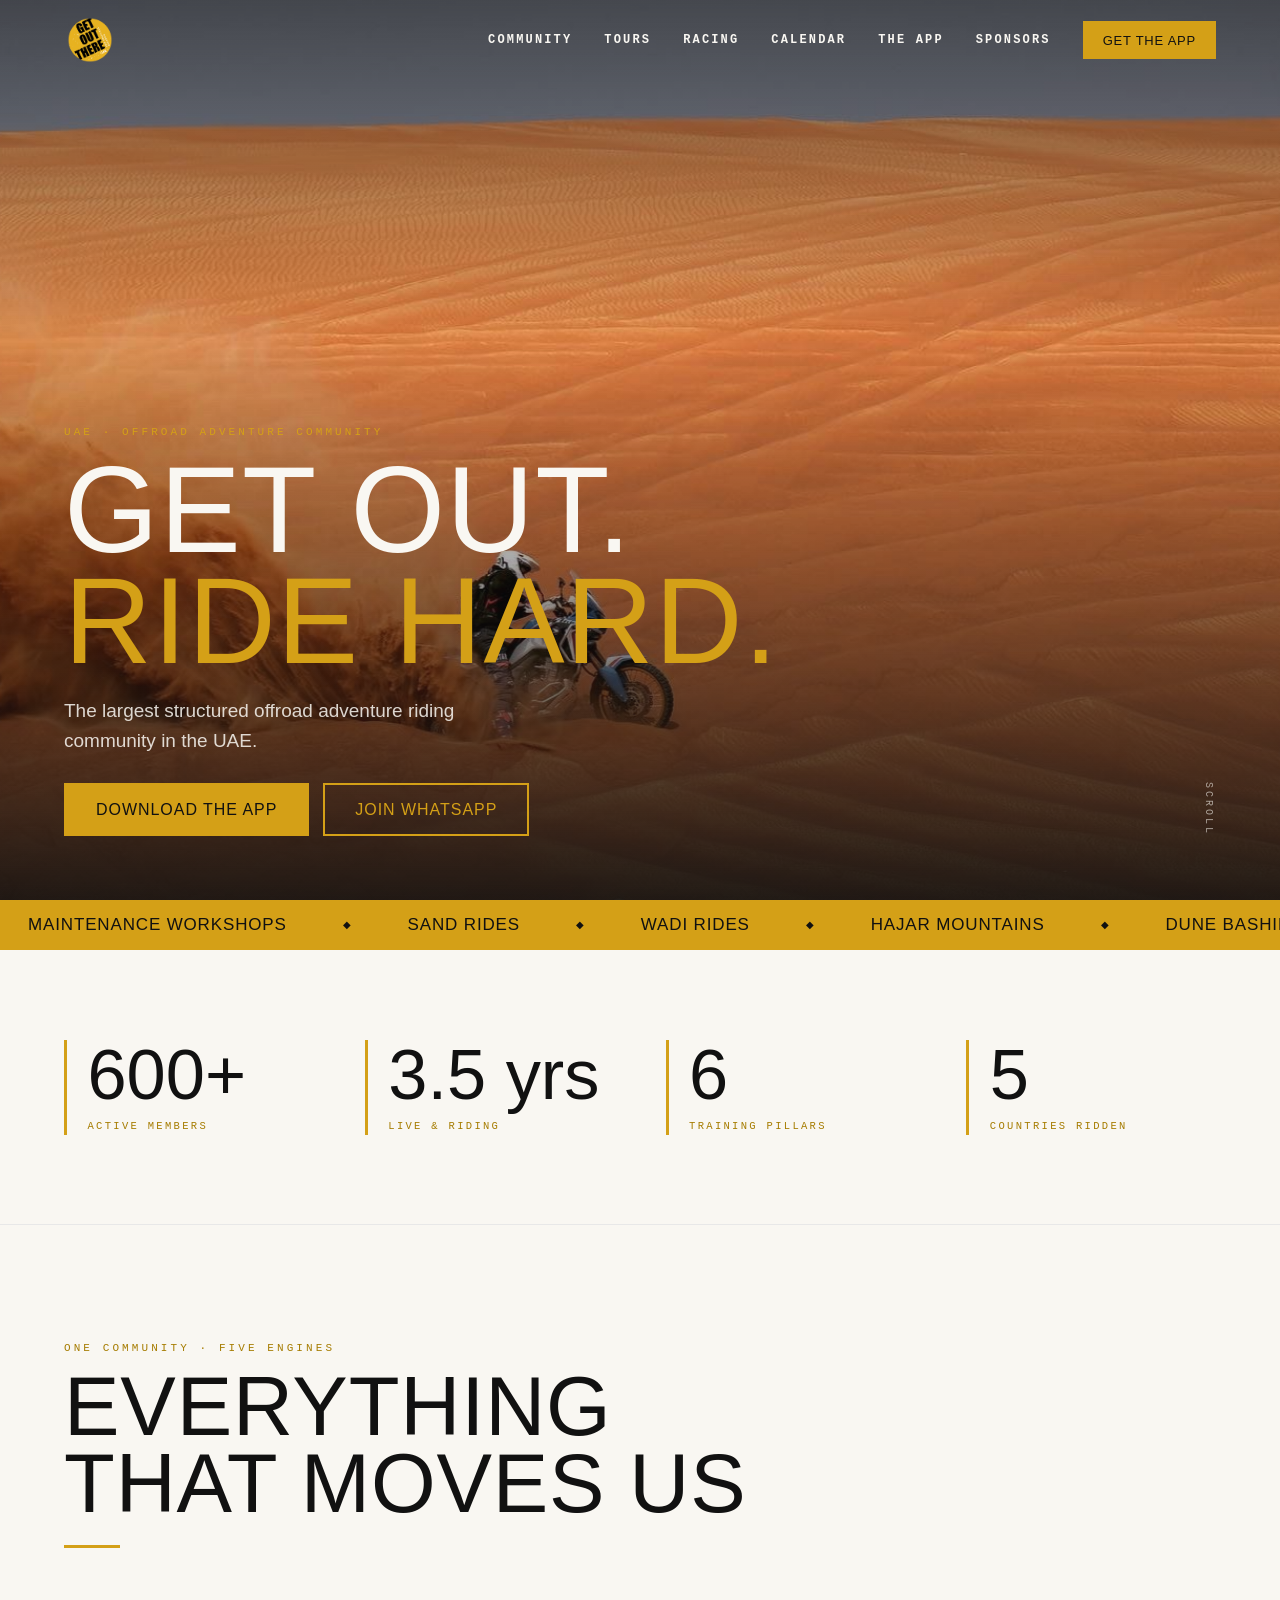
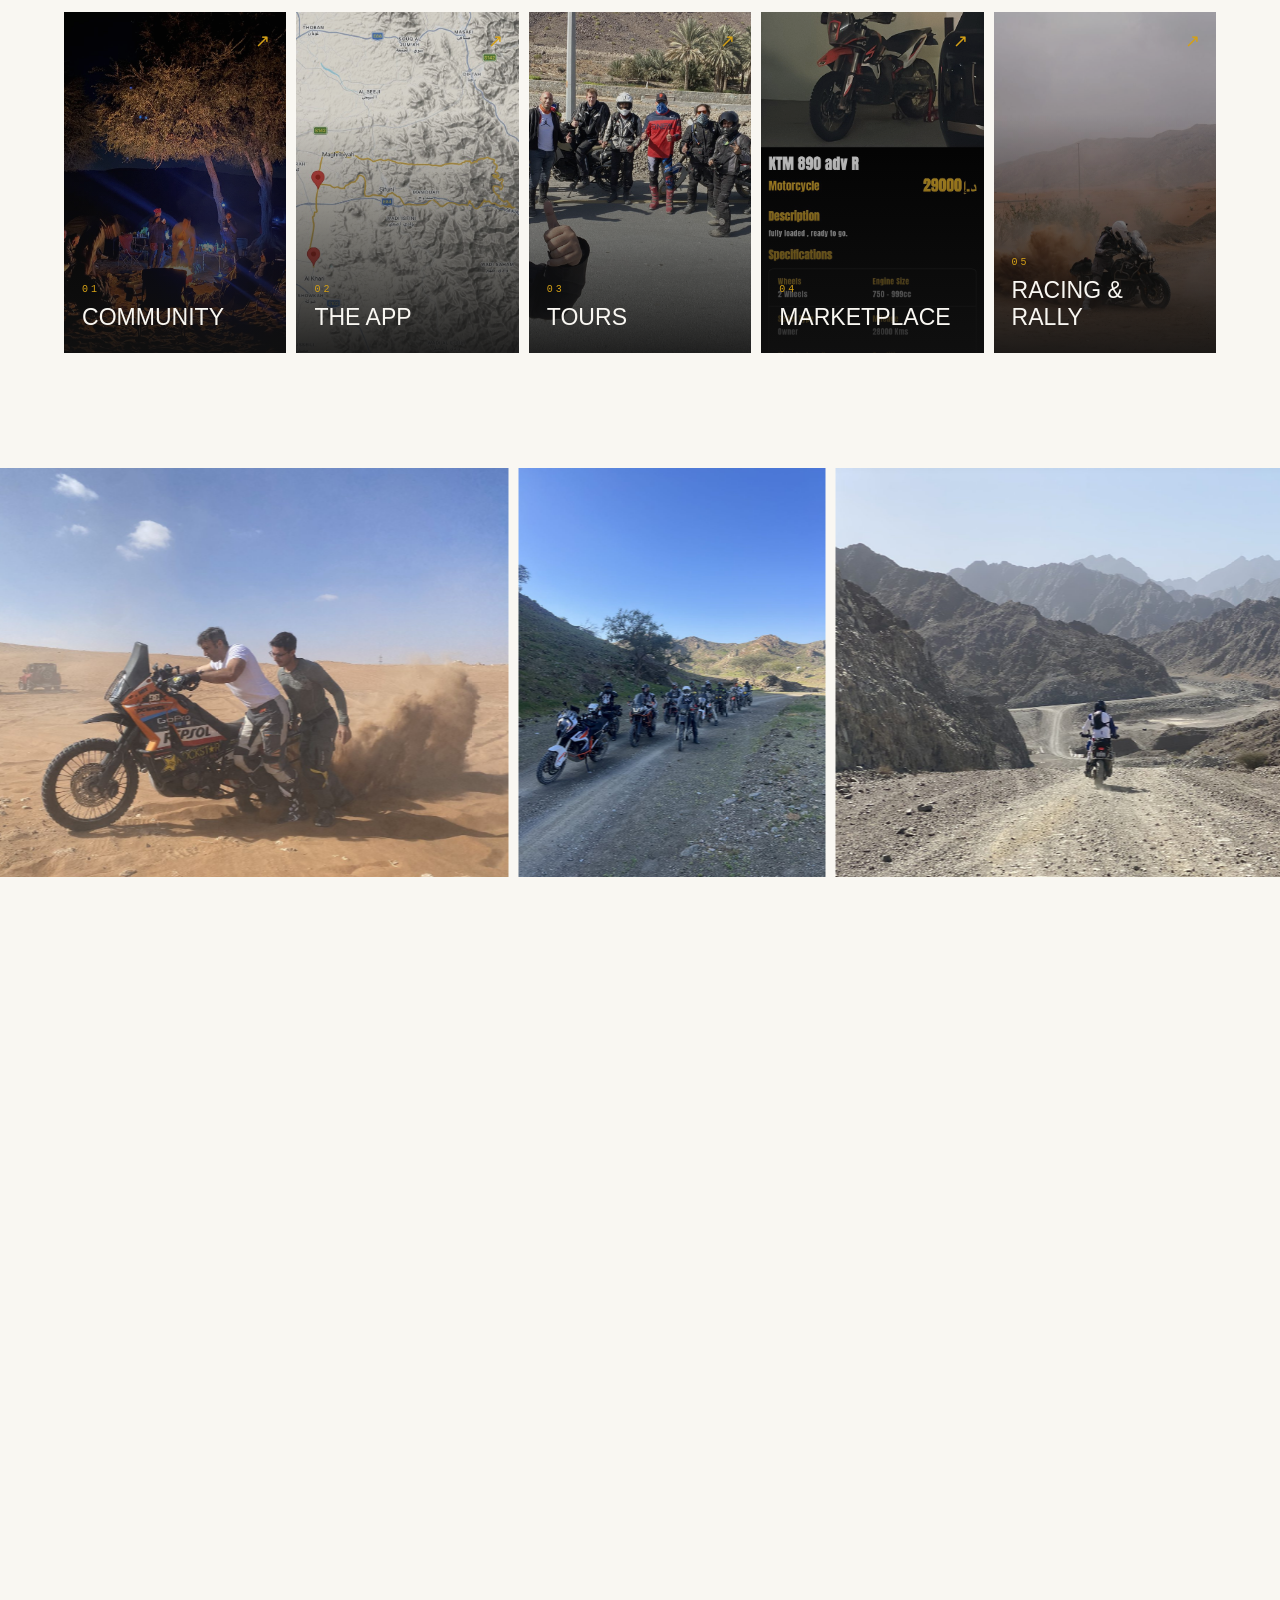
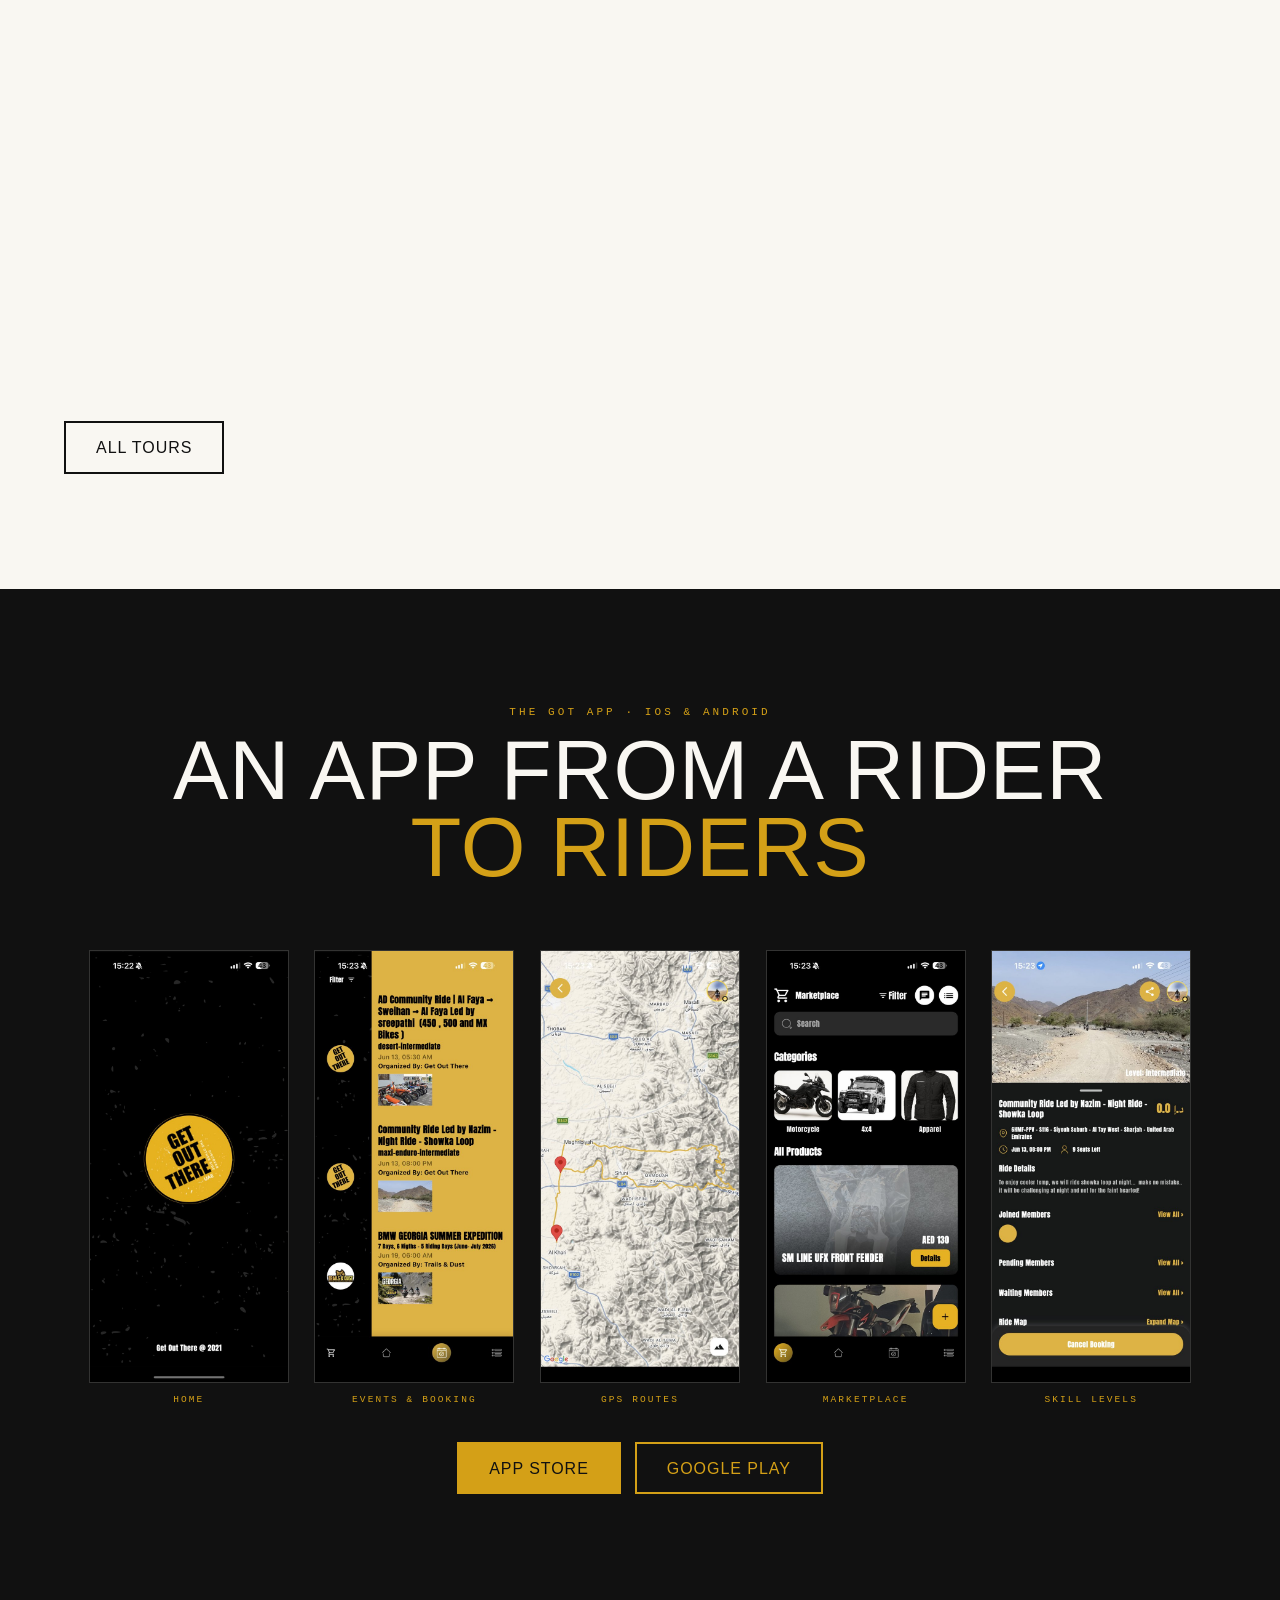
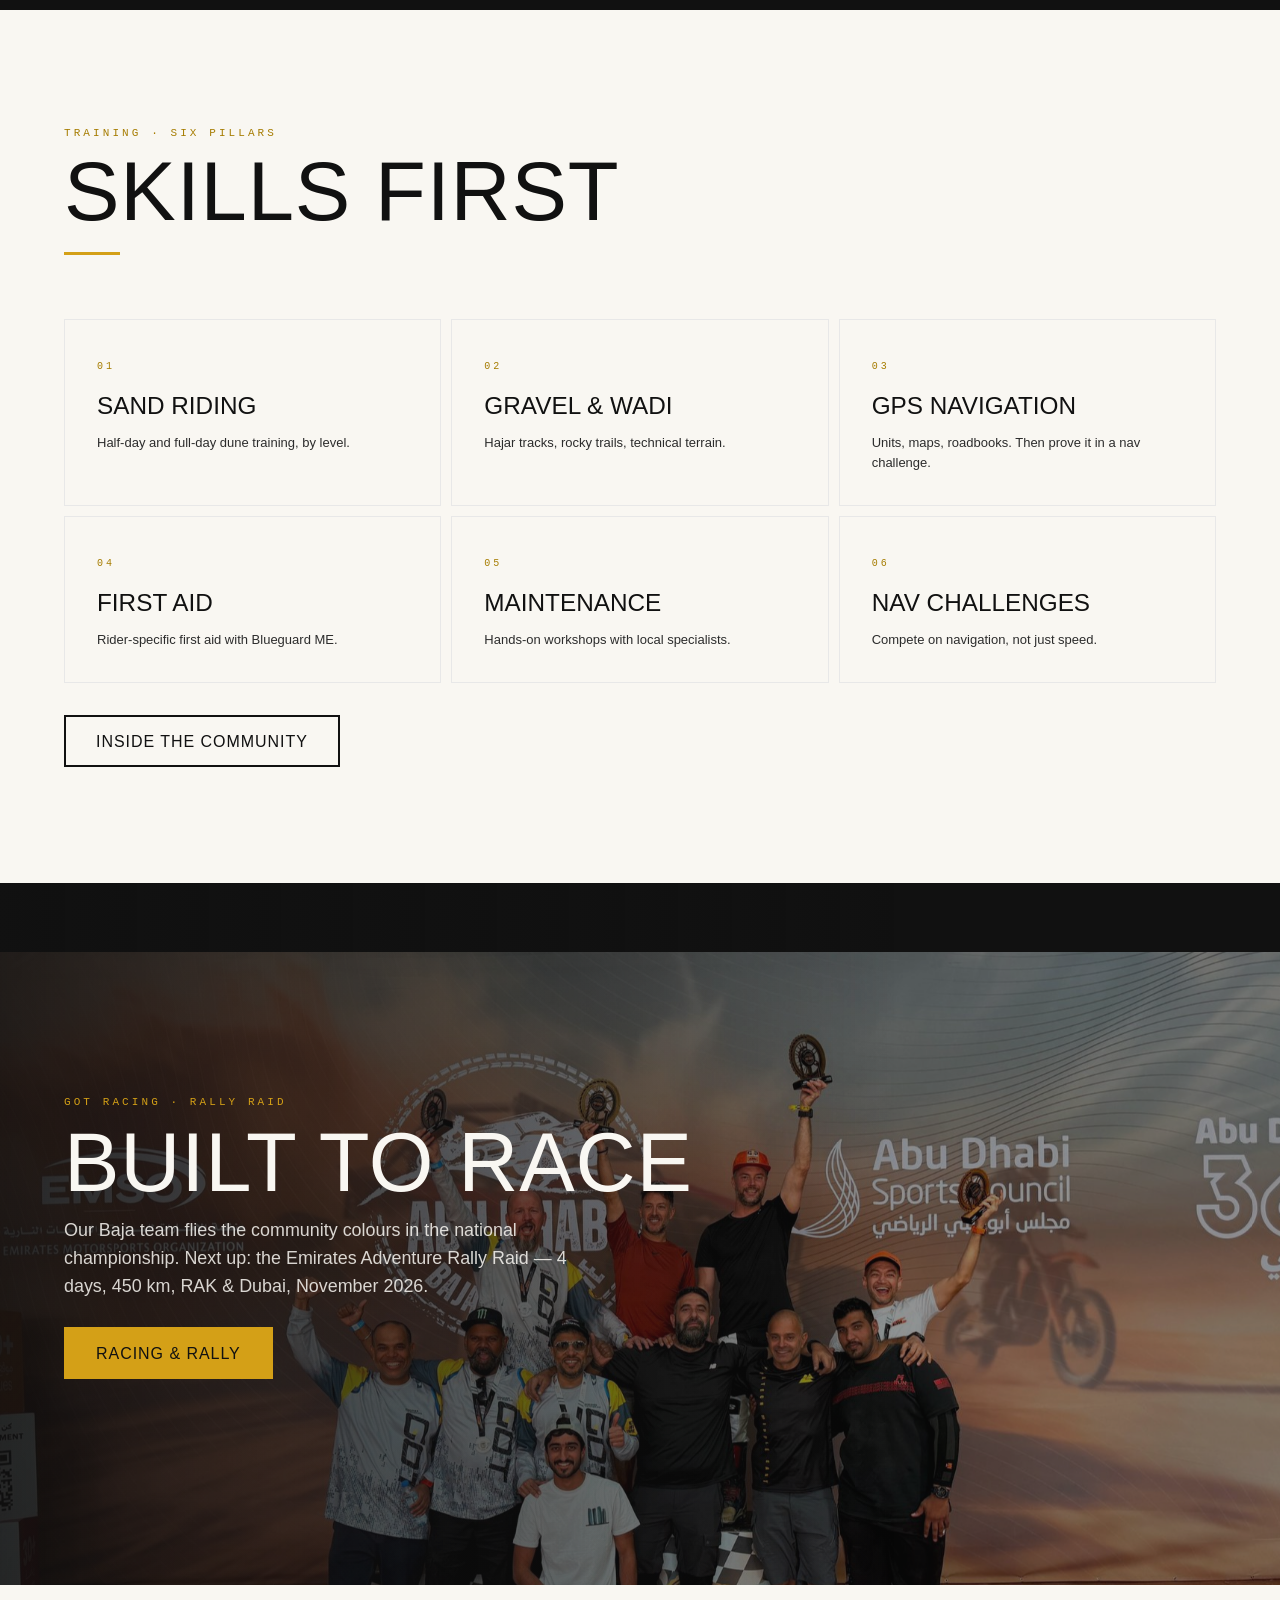
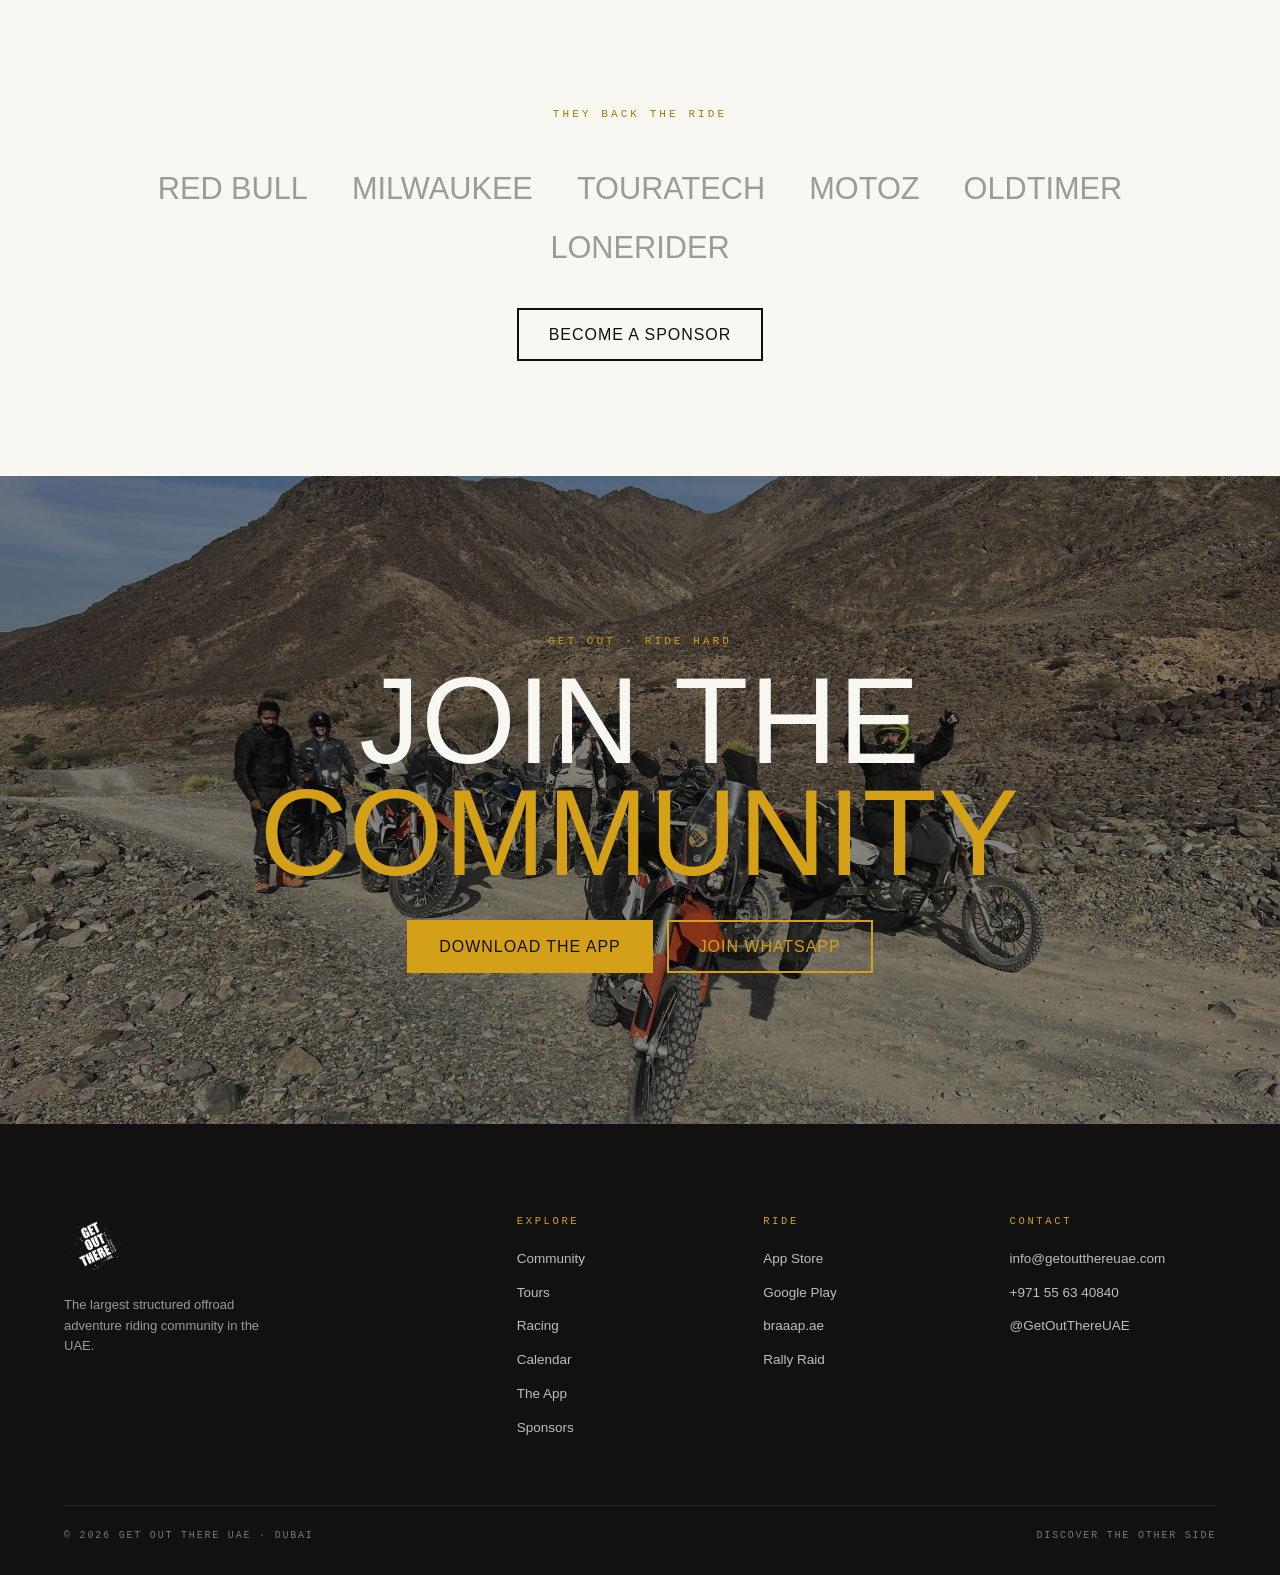
<file: index.html>
<!DOCTYPE html>
<html lang="en">
<head>
<meta charset="UTF-8">
<meta name="viewport" content="width=device-width, initial-scale=1">
<title>Get Out There UAE — Offroad Adventure Riding Community</title>
<meta name="description" content="The largest structured offroad adventure riding community in the UAE. Rides, training, tours, racing and a marketplace — all in one app.">
<link rel="canonical" href="https://www.getoutthereuae.com/">
<meta property="og:title" content="Get Out There UAE">
<meta property="og:description" content="600+ riders. Sand, wadi, Hajar. Get out. Ride hard.">
<meta property="og:image" content="https://www.getoutthereuae.com/assets/img/og-cover.jpg">
<meta property="og:url" content="https://www.getoutthereuae.com/">
<meta property="og:type" content="website">
<meta name="twitter:card" content="summary_large_image">
<link rel="icon" type="image/png" href="assets/GOT_Logo.png">
<link rel="stylesheet" href="css/style.css">
</head>
<body>

<nav class="nav">
  <a class="nav__logo" href="index.html"><img src="assets/GOT_Logo.png" alt="Get Out There UAE"></a>
  <div class="nav__links">
    <a href="community.html">Community</a>
    <a href="tours.html">Tours</a>
    <a href="racing.html">Racing</a>
    <a href="calendar.html">Calendar</a>
    <a href="index.html#app">The App</a>
    <a href="sponsors.html">Sponsors</a>
    <a class="btn btn--gold" href="index.html#app">Get the App</a>
  </div>
  <button class="nav__burger" aria-label="Menu"><span></span><span></span><span></span></button>
</nav>

<div class="mobile-menu">
  <span class="label label--ondark">Menu</span>
  <a href="index.html">Home</a>
  <a href="community.html">Community</a>
  <a href="tours.html">Tours</a>
  <a href="racing.html">Racing</a>
  <a href="calendar.html">Calendar</a>
  <a href="index.html#app">The App</a>
  <a href="sponsors.html">Sponsors</a>
</div>

<!-- HERO -->
<header class="hero">
  <div class="hero__media"><img src="assets/img/sand-descent.jpg" alt="GOT rider descending a dune" data-parallax fetchpriority="high"></div>
  <div class="hero__content">
    <span class="label label--ondark">UAE · Offroad Adventure Community</span>
    <h1 class="display h-giant">Get Out.<br><span class="gold">Ride Hard.</span></h1>
    <p class="hero__sub">The largest structured offroad adventure riding community in the UAE.</p>
    <div class="hero__ctas">
      <a class="btn btn--gold" href="index.html#app">Download the App</a>
      <a class="btn btn--ghost" href="https://wa.me/971556340840">Join WhatsApp</a>
    </div>
  </div>
  <span class="hero__scroll">Scroll</span>
</header>

<!-- TICKER -->
<div class="ticker" aria-hidden="true">
  <div class="ticker__track">
    <span>Maintenance Workshops</span><span>Sand Rides</span><span>Wadi Rides</span><span>Hajar Mountains</span><span>Dune Bashing</span><span>Navigation Workshops</span><span>Baja Racing</span><span>Rallye Raids</span><span>Social Gatherings</span><span>Tours</span><span>Moto Camping</span>
    <span>Maintenance Workshops</span><span>Sand Rides</span><span>Wadi Rides</span><span>Hajar Mountains</span><span>Dune Bashing</span><span>Navigation Workshops</span><span>Baja Racing</span><span>Rallye Raids</span><span>Social Gatherings</span><span>Tours</span><span>Moto Camping</span>
  </div>
</div>

<!-- STATS -->
<section class="stats">
  <div class="stat reveal"><div class="stat__num" data-count="600" data-suffix="+">0</div><div class="stat__label">Active members</div></div>
  <div class="stat reveal reveal-d1"><div class="stat__num" data-count="3.5" data-suffix=" yrs">0</div><div class="stat__label">Live &amp; riding</div></div>
  <div class="stat reveal reveal-d2"><div class="stat__num" data-count="6">0</div><div class="stat__label">Training pillars</div></div>
  <div class="stat reveal reveal-d3"><div class="stat__num" data-count="5">0</div><div class="stat__label">Countries ridden</div></div>
</section>

<!-- FIVE ENGINES -->
<section class="section">
  <div class="section__head reveal">
    <span class="label">One community · Five engines</span>
    <h2 class="display h-xl">Everything<br>that moves us</h2>
    <hr class="gold-rule">
  </div>
  <div class="engines">
    <a class="engine reveal" href="community.html">
      <img src="assets/img/campfire.jpg" alt="Riders around the campfire" loading="lazy">
      <span class="engine__arrow">↗</span>
      <div class="engine__body">
        <span class="engine__num">01</span>
        <span class="engine__title">Community</span>
        <span class="engine__hint">One tribe. Every skill level. Ride more, spend less, waste less.</span>
      </div>
    </a>
    <a class="engine reveal reveal-d1" href="index.html#app">
      <img src="assets/img/app-map.jpg" alt="GOT app GPS routes" loading="lazy">
      <span class="engine__arrow">↗</span>
      <div class="engine__body">
        <span class="engine__num">02</span>
        <span class="engine__title">The App</span>
        <span class="engine__hint">Events, booking, skill levels, marketplace. From a rider to riders.</span>
      </div>
    </a>
    <a class="engine reveal reveal-d2" href="tours.html">
      <img src="assets/img/mountain-ride.jpg" alt="Hajar mountain ride" loading="lazy">
      <span class="engine__arrow">↗</span>
      <div class="engine__body">
        <span class="engine__num">03</span>
        <span class="engine__title">Tours</span>
        <span class="engine__hint">From MX track days to a 9-day UAE expedition.</span>
      </div>
    </a>
    <a class="engine reveal reveal-d2" href="https://braaap.ae">
      <img src="assets/img/app-listing.jpg" alt="Marketplace bike listing" loading="lazy">
      <span class="engine__arrow">↗</span>
      <div class="engine__body">
        <span class="engine__num">04</span>
        <span class="engine__title">Marketplace</span>
        <span class="engine__hint">Buy and sell bikes and gear. In-app classifieds + braaap.ae.</span>
      </div>
    </a>
    <a class="engine reveal reveal-d3" href="racing.html">
      <img src="assets/img/rider-sand-solo.jpg" alt="GOT Baja racer in the sand" loading="lazy">
      <span class="engine__arrow">↗</span>
      <div class="engine__body">
        <span class="engine__num">05</span>
        <span class="engine__title">Racing &amp; Rally</span>
        <span class="engine__hint">The GOT Baja team and the Emirates Adventure Rally Raid.</span>
      </div>
    </a>
  </div>
</section>

<!-- PHOTO BAND -->
<section class="photo-band" aria-label="Community photo strip">
  <div class="photo-band__track">
    <img src="assets/img/sand-spray-ktm.jpg" alt="KTM roosting sand" loading="lazy">
    <img src="assets/img/main-2913.jpg" alt="Convoy on a gravel trail" loading="lazy">
    <img src="assets/img/gps-challenge.jpg" alt="GPS navigation challenge" loading="lazy">
    <img src="assets/img/main-3804.jpg" alt="Wadi river crossing" loading="lazy">
    <img src="assets/img/rider-sand-dune.jpg" alt="Rider on a dune crest" loading="lazy">
    <img src="assets/img/main-1721.jpg" alt="Riders at a mountain viewpoint" loading="lazy">
    <img src="assets/img/mountain-ride.jpg" alt="Mountain trail ride" loading="lazy">
    <img src="assets/img/dunes-sunset.jpg" alt="Rally bike briefing in the desert" loading="lazy">
    <img src="assets/img/main-0815.jpg" alt="Riders climbing a rocky wadi" loading="lazy">
    <img src="assets/img/group-celebrate.jpg" alt="Riders celebrating" loading="lazy">
    <img src="assets/img/main-3506.jpg" alt="Trailside break with the KTMs" loading="lazy">
    <img src="assets/img/oman-hajar.jpg" alt="Western Hajar summit, Oman" loading="lazy">
    <img src="assets/img/sand-spray-gs.jpg" alt="BMW GS in the sand" loading="lazy">
    <img src="assets/img/main-4365.jpg" alt="Cockpit view on a Hajar trail" loading="lazy">
    <img src="assets/img/trail-group.jpg" alt="Trail group ride" loading="lazy">
    <img src="assets/img/campfire.jpg" alt="Campfire after the ride" loading="lazy">
    <img src="assets/img/oman-wadi.jpg" alt="Wadi track riding in Oman" loading="lazy">
    <img src="assets/img/roadbook-sunset.jpg" alt="Roadbook at sunset" loading="lazy">
    <img src="assets/img/cockpit.jpg" alt="Rally cockpit" loading="lazy">
  </div>
</section>

<!-- TOURS PREVIEW -->
<section class="section">
  <div class="section__head reveal">
    <span class="label">Tours &amp; riding experiences</span>
    <h2 class="display h-xl">Pick your terrain</h2>
    <hr class="gold-rule">
  </div>
  <div class="tours-grid">
    <a class="tour-card tour-card--tall reveal" href="tours.html#saluki">
      <img src="assets/img/saluki-img2946.jpg" alt="Mountain pass over the Hajar range" loading="lazy">
      <div class="tour-card__body">
        <div class="tour-card__meta"><span>9 days</span><span>Hajar + dunes</span><span>Flagship</span></div>
        <div class="tour-card__title">The Saluki</div>
        <p class="tour-card__desc">Fly-in to fly-out. A Dubai loop through the Hajar mountains, east coast and dunes, capped by the DUUST sand-rally experience.</p>
      </div>
    </a>
    <a class="tour-card tour-card--tall reveal reveal-d1" href="tours.html#mx">
      <img src="assets/img/mxride-dunes.jpg" alt="MX rider in the dunes" loading="lazy">
      <div class="tour-card__body">
        <div class="tour-card__meta"><span>2 days</span><span>Sand + track</span><span>MX Ride</span></div>
        <div class="tour-card__title">MX Track Experience</div>
        <p class="tour-card__desc">Intro to sand riding and motocross. Certified coaching, bike and full gear included.</p>
      </div>
    </a>
    <a class="tour-card reveal" href="tours.html#oman">
      <img src="assets/img/oman-camp.jpg" alt="Wadi camp on the Oman Expedition" loading="lazy">
      <div class="tour-card__body">
        <div class="tour-card__meta"><span>8 days</span><span>Cross-border</span><span>Expedition</span></div>
        <div class="tour-card__title">Oman Expedition</div>
        <p class="tour-card__desc">Dubai to Muscat: the Western Hajar's highest peaks, the Wahiba dunes and the coast.</p>
      </div>
    </a>
    <a class="tour-card reveal reveal-d1" href="tours.html#musandam">
      <img src="assets/img/musandam-khor.jpg" alt="Khor Najd fjord, Musandam" loading="lazy">
      <div class="tour-card__body">
        <div class="tour-card__meta"><span>2 days</span><span>Musandam</span><span>Overnight</span></div>
        <div class="tour-card__title">Musandam Escape</div>
        <p class="tour-card__desc">The Norway of Arabia: cliff-edge coastal roads, the Jebel Harim climb, overnight in Khasab.</p>
      </div>
    </a>
  </div>
  <p style="margin-top:32px"><a class="btn btn--outline" href="tours.html">All Tours</a></p>
</section>

<!-- APP -->
<section class="section app-section" id="app">
  <div class="section__head reveal" style="text-align:center">
    <span class="label label--ondark">The GOT App · iOS &amp; Android</span>
    <h2 class="display h-xl">An app from a rider<br><span style="color:var(--gold)">to riders</span></h2>
  </div>
  <div class="app-screens reveal">
    <figure><img src="assets/img/app-splash.jpg" alt="GOT app splash screen" loading="lazy"><figcaption>Home</figcaption></figure>
    <figure><img src="assets/img/app-events.jpg" alt="Events and booking" loading="lazy"><figcaption>Events &amp; booking</figcaption></figure>
    <figure><img src="assets/img/app-map.jpg" alt="GPS routes and maps" loading="lazy"><figcaption>GPS routes</figcaption></figure>
    <figure><img src="assets/img/app-marketplace.jpg" alt="Marketplace" loading="lazy"><figcaption>Marketplace</figcaption></figure>
    <figure><img src="assets/img/app-event-detail.jpg" alt="Event detail" loading="lazy"><figcaption>Skill levels</figcaption></figure>
  </div>
  <div class="store-badges reveal">
    <a class="btn btn--gold" href="https://apps.apple.com/app/id1624915432">App Store</a>
    <a class="btn btn--ghost" href="https://play.google.com/store/apps/details?id=com.dcodax.got.app">Google Play</a>
  </div>
</section>

<!-- TRAINING PILLARS -->
<section class="section">
  <div class="section__head reveal">
    <span class="label">Training · Six pillars</span>
    <h2 class="display h-xl">Skills first</h2>
    <hr class="gold-rule">
  </div>
  <div class="pillars">
    <div class="pillar reveal"><span class="pillar__num">01</span><div class="pillar__title">Sand Riding</div><p>Half-day and full-day dune training, by level.</p></div>
    <div class="pillar reveal reveal-d1"><span class="pillar__num">02</span><div class="pillar__title">Gravel &amp; Wadi</div><p>Hajar tracks, rocky trails, technical terrain.</p></div>
    <div class="pillar reveal reveal-d2"><span class="pillar__num">03</span><div class="pillar__title">GPS Navigation</div><p>Units, maps, roadbooks. Then prove it in a nav challenge.</p></div>
    <div class="pillar reveal"><span class="pillar__num">04</span><div class="pillar__title">First Aid</div><p>Rider-specific first aid with Blueguard ME.</p></div>
    <div class="pillar reveal reveal-d1"><span class="pillar__num">05</span><div class="pillar__title">Maintenance</div><p>Hands-on workshops with local specialists.</p></div>
    <div class="pillar reveal reveal-d2"><span class="pillar__num">06</span><div class="pillar__title">Nav Challenges</div><p>Compete on navigation, not just speed.</p></div>
  </div>
  <p style="margin-top:32px"><a class="btn btn--outline" href="community.html">Inside the Community</a></p>
</section>

<!-- RACING BANNER -->
<section class="race-banner">
  <img src="assets/img/baja-podium.jpg" alt="GOT Baja team on the podium in Abu Dhabi" data-parallax loading="lazy">
  <div class="race-banner__content reveal">
    <span class="label label--ondark">GOT Racing · Rally Raid</span>
    <h2 class="display h-xl">Built to race</h2>
    <p class="lede">Our Baja team flies the community colours in the national championship. Next up: the Emirates Adventure Rally Raid — 4 days, 450 km, RAK &amp; Dubai, November 2026.</p>
    <a class="btn btn--gold" href="racing.html">Racing &amp; Rally</a>
  </div>
</section>

<!-- PARTNERS STRIP -->
<section class="section" style="text-align:center">
  <span class="label reveal">They back the ride</span>
  <div class="logo-wall reveal">
    <span>Red Bull</span><span>Milwaukee</span><span>Touratech</span><span>Motoz</span><span>Oldtimer</span><span>LoneRider</span>
  </div>
  <p style="margin-top:36px" class="reveal"><a class="btn btn--outline" href="sponsors.html">Become a Sponsor</a></p>
</section>

<!-- BIG CTA -->
<section class="big-cta">
  <img src="assets/img/join.jpg" alt="GOT riders on a Hajar trail" loading="lazy">
  <div class="big-cta__content reveal">
    <span class="label label--ondark">Get Out · Ride Hard</span>
    <h2 class="display h-giant">Join the<br><span class="gold">community</span></h2>
    <div class="hero__ctas">
      <a class="btn btn--gold" href="https://apps.apple.com/app/id1624915432">Download the App</a>
      <a class="btn btn--ghost" href="https://wa.me/971556340840">Join WhatsApp</a>
    </div>
  </div>
</section>

<!-- FOOTER -->
<footer class="footer">
  <div class="footer__grid">
    <div class="footer__brand">
      <img src="assets/GOT_logo_white.png" alt="Get Out There UAE">
      <p>The largest structured offroad adventure riding community in the UAE.</p>
    </div>
    <div>
      <h4>Explore</h4>
      <ul>
        <li><a href="community.html">Community</a></li>
        <li><a href="tours.html">Tours</a></li>
        <li><a href="racing.html">Racing</a></li>
        <li><a href="calendar.html">Calendar</a></li>
        <li><a href="index.html#app">The App</a></li>
        <li><a href="sponsors.html">Sponsors</a></li>
      </ul>
    </div>
    <div>
      <h4>Ride</h4>
      <ul>
        <li><a href="https://apps.apple.com/app/id1624915432">App Store</a></li>
        <li><a href="https://play.google.com/store/apps/details?id=com.dcodax.got.app">Google Play</a></li>
        <li><a href="https://braaap.ae">braaap.ae</a></li>
        <li><a href="https://www.emiratesadvrally.com">Rally Raid</a></li>
      </ul>
    </div>
    <div>
      <h4>Contact</h4>
      <ul>
        <li><a href="mailto:info@getoutthereuae.com">info@getoutthereuae.com</a></li>
        <li><a href="tel:+971556340840">+971 55 63 40840</a></li>
        <li><a href="https://instagram.com/GetOutThereUAE">@GetOutThereUAE</a></li>
      </ul>
    </div>
  </div>
  <div class="footer__bar">
    <span>© <span data-year>2026</span> Get Out There UAE · Dubai</span>
    <span>Discover the other side</span>
  </div>
</footer>

<script src="js/main.js"></script>
</body>
</html>
</file>
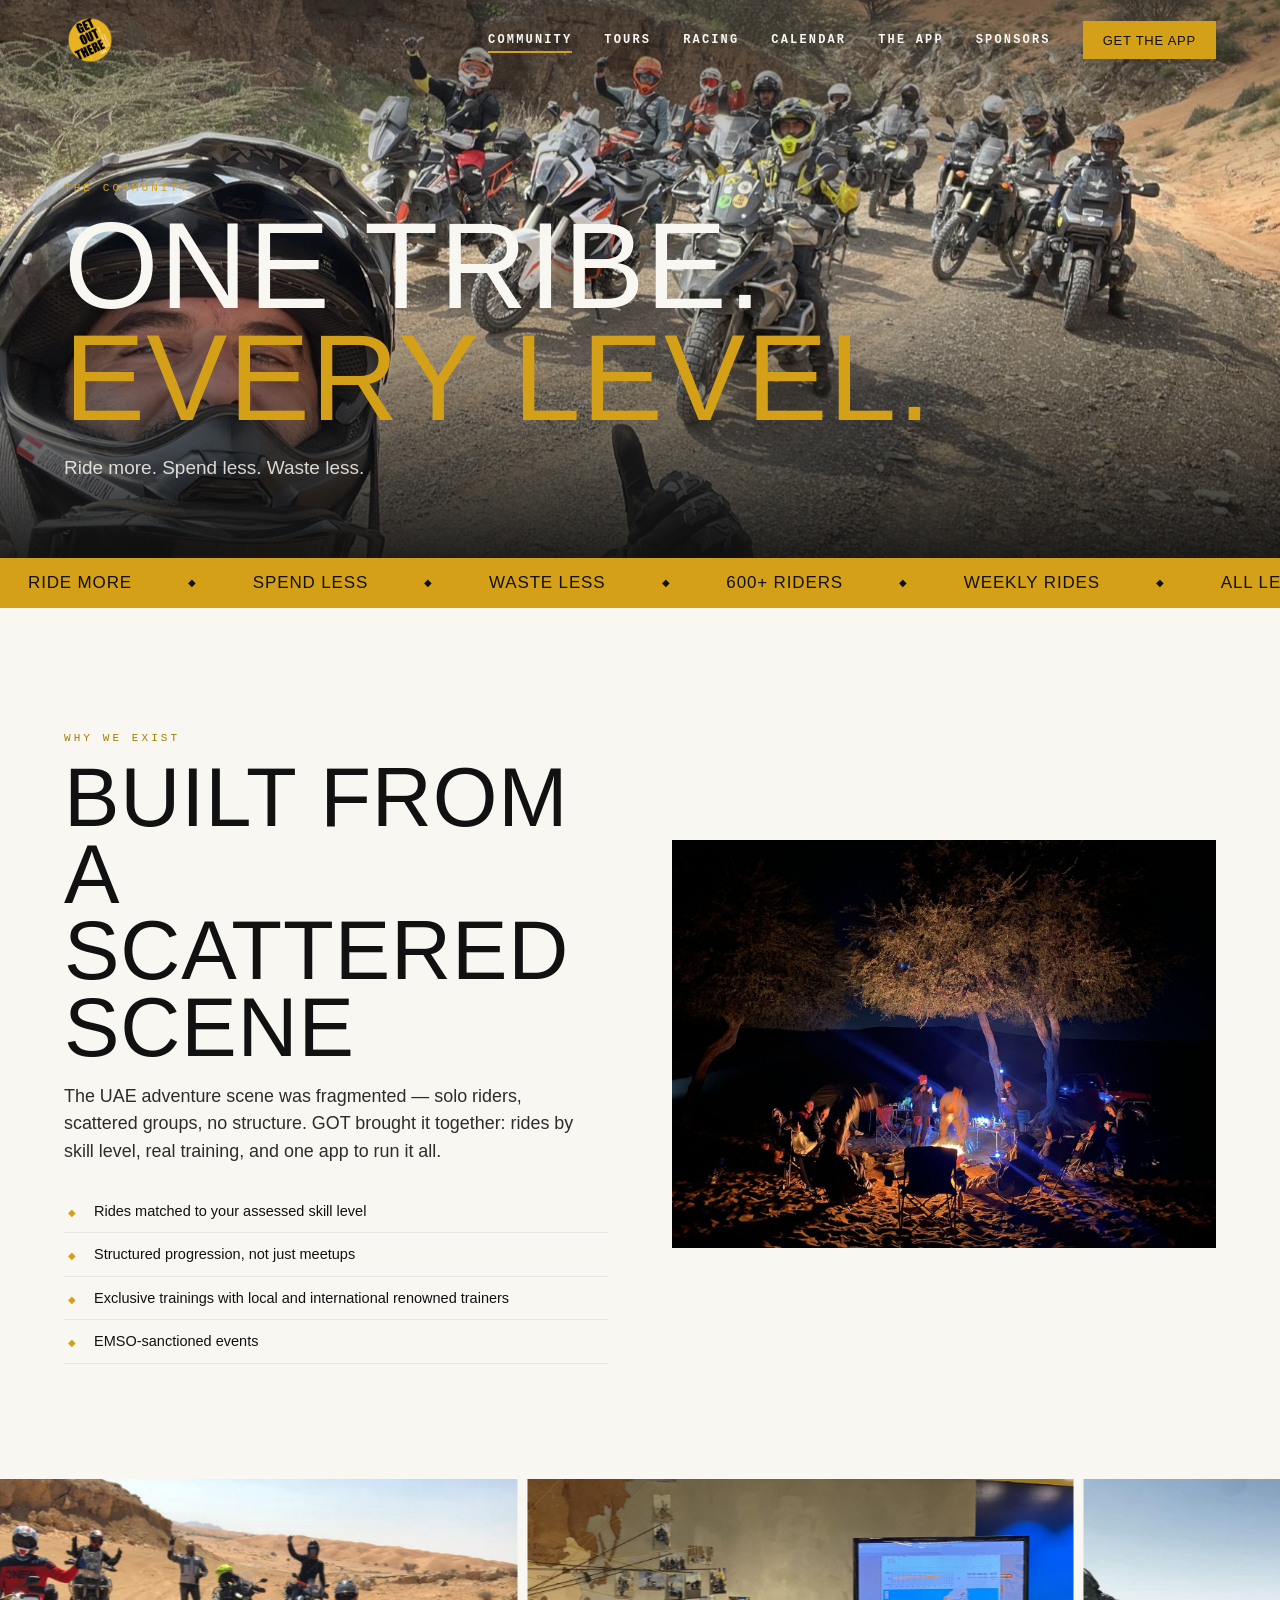
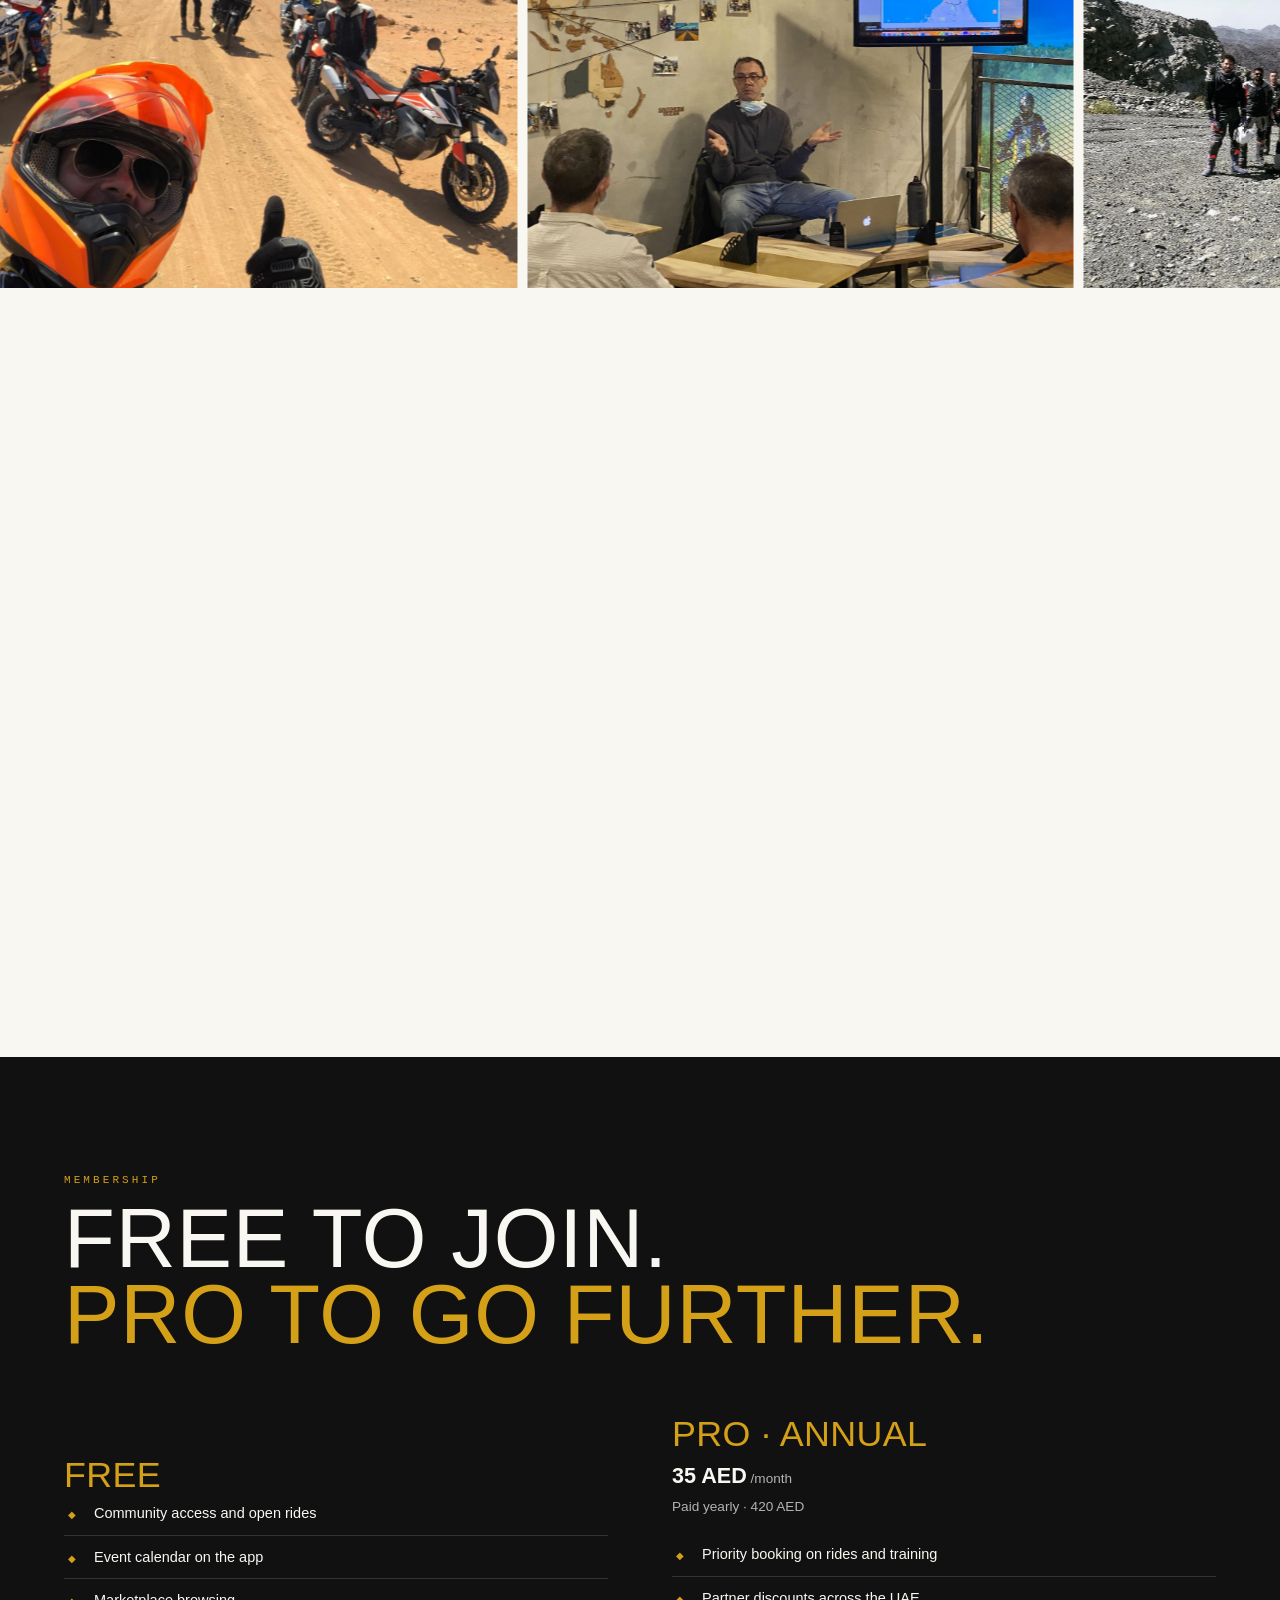
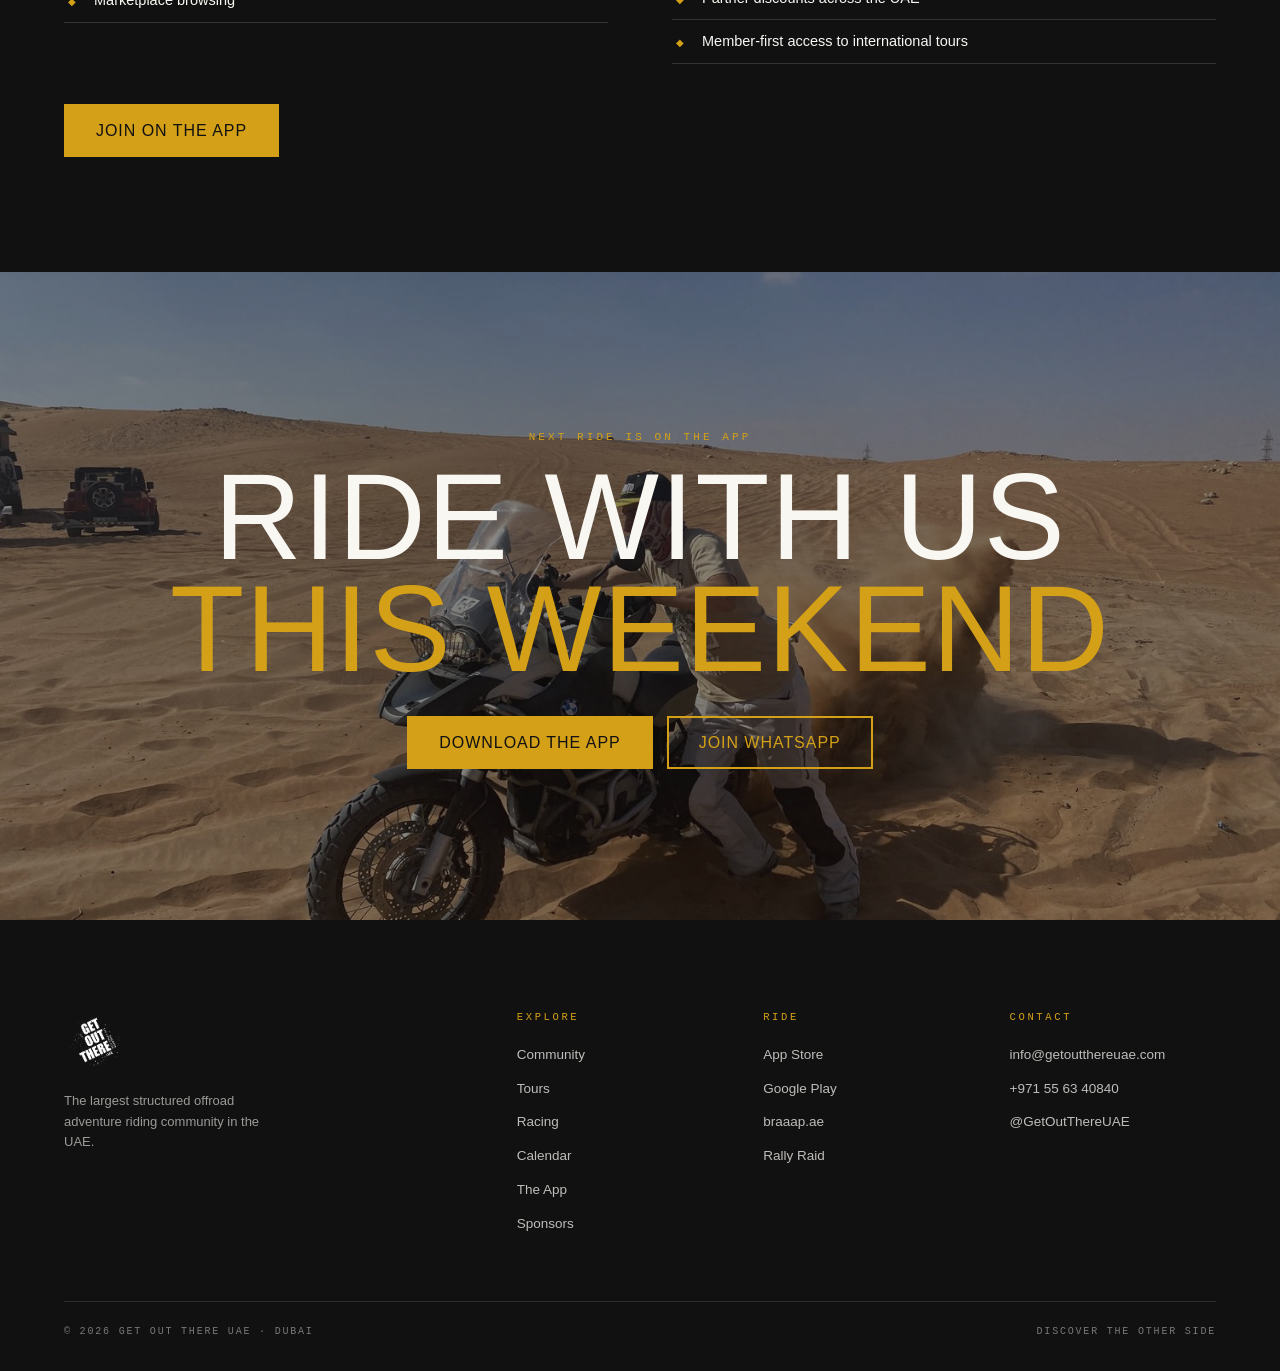
<file: community.html>
<!DOCTYPE html>
<html lang="en">
<head>
<meta charset="UTF-8">
<meta name="viewport" content="width=device-width, initial-scale=1">
<title>Community — Get Out There UAE</title>
<meta name="description" content="600+ riders, six training pillars, weekly rides across sand, wadi and Hajar. Ride more, spend less, waste less.">
<link rel="canonical" href="https://www.getoutthereuae.com/community.html">
<meta property="og:title" content="The GOT Community">
<meta property="og:description" content="One tribe. Every skill level. Ride more, spend less, waste less.">
<meta property="og:image" content="https://www.getoutthereuae.com/assets/img/og-cover.jpg">
<meta property="og:type" content="website">
<link rel="icon" type="image/png" href="assets/GOT_Logo.png">
<link rel="stylesheet" href="css/style.css">
</head>
<body>

<nav class="nav">
  <a class="nav__logo" href="index.html"><img src="assets/GOT_Logo.png" alt="Get Out There UAE"></a>
  <div class="nav__links">
    <a href="community.html" class="active">Community</a>
    <a href="tours.html">Tours</a>
    <a href="racing.html">Racing</a>
    <a href="calendar.html">Calendar</a>
    <a href="index.html#app">The App</a>
    <a href="sponsors.html">Sponsors</a>
    <a class="btn btn--gold" href="index.html#app">Get the App</a>
  </div>
  <button class="nav__burger" aria-label="Menu"><span></span><span></span><span></span></button>
</nav>

<div class="mobile-menu">
  <span class="label label--ondark">Menu</span>
  <a href="index.html">Home</a>
  <a href="community.html" class="active">Community</a>
  <a href="tours.html">Tours</a>
  <a href="racing.html">Racing</a>
  <a href="calendar.html">Calendar</a>
  <a href="index.html#app">The App</a>
  <a href="sponsors.html">Sponsors</a>
</div>

<header class="hero hero--inner">
  <div class="hero__media"><img src="assets/img/sponsor-2793.jpg" alt="GOT riders greeting the camera on a Hajar trail" data-parallax fetchpriority="high"></div>
  <div class="hero__content">
    <span class="label label--ondark">The Community</span>
    <h1 class="display h-giant">One tribe.<br><span class="gold">Every level.</span></h1>
    <p class="hero__sub">Ride more. Spend less. Waste less.</p>
  </div>
</header>

<div class="ticker" aria-hidden="true">
  <div class="ticker__track">
    <span>Ride More</span><span>Spend Less</span><span>Waste Less</span><span>600+ Riders</span><span>Weekly Rides</span><span>All Levels</span>
    <span>Ride More</span><span>Spend Less</span><span>Waste Less</span><span>600+ Riders</span><span>Weekly Rides</span><span>All Levels</span>
  </div>
</div>

<!-- ORIGIN -->
<section class="section">
  <div class="split">
    <div class="reveal">
      <span class="label">Why we exist</span>
      <h2 class="display h-xl">Built from<br>a scattered scene</h2>
      <p class="lede">The UAE adventure scene was fragmented — solo riders, scattered groups, no structure. GOT brought it together: rides by skill level, real training, and one app to run it all.</p>
      <ul class="checklist" style="margin-top:24px">
        <li>Rides matched to your assessed skill level</li>
        <li>Structured progression, not just meetups</li>
        <li>Exclusive trainings with local and international renowned trainers</li>
        <li>EMSO-sanctioned events</li>
      </ul>
    </div>
    <div class="split__media reveal reveal-d1"><img src="assets/img/campfire.jpg" alt="Campfire after the ride" loading="lazy"></div>
  </div>
</section>

<!-- PHOTO BAND -->
<section class="photo-band" aria-label="Community photo strip">
  <div class="photo-band__track">
    <img src="assets/img/group-celebrate.jpg" alt="Riders celebrating" loading="lazy">
    <img src="assets/img/gps-workshop.jpg" alt="GPS workshop" loading="lazy">
    <img src="assets/img/trail-group.jpg" alt="Trail group ride" loading="lazy">
    <img src="assets/img/maintenance.jpg" alt="Maintenance workshop" loading="lazy">
    <img src="assets/img/first-aid.jpg" alt="First aid training" loading="lazy">
    <img src="assets/img/gps-challenge.jpg" alt="GPS challenge" loading="lazy">
    <img src="assets/img/cockpit.jpg" alt="Rally cockpit" loading="lazy">
  </div>
</section>

<!-- SIX PILLARS -->
<section class="section">
  <div class="section__head reveal">
    <span class="label">Training · Six pillars</span>
    <h2 class="display h-xl">Learn it all</h2>
    <hr class="gold-rule">
  </div>
  <div class="pillars">
    <div class="pillar reveal"><span class="pillar__num">01</span><div class="pillar__title">Sand Riding</div><p>Half-day and full-day dune training, by level.</p></div>
    <div class="pillar reveal reveal-d1"><span class="pillar__num">02</span><div class="pillar__title">Gravel &amp; Wadi</div><p>Hajar tracks, rocky trails, technical terrain.</p></div>
    <div class="pillar reveal reveal-d2"><span class="pillar__num">03</span><div class="pillar__title">GPS Navigation</div><p>Units, maps, roadbooks — hands-on, runs regularly.</p></div>
    <div class="pillar reveal"><span class="pillar__num">04</span><div class="pillar__title">First Aid</div><p>Rider-specific first aid with Blueguard ME.</p></div>
    <div class="pillar reveal reveal-d1"><span class="pillar__num">05</span><div class="pillar__title">Maintenance</div><p>Brand-specific workshops with local businesses.</p></div>
    <div class="pillar reveal reveal-d2"><span class="pillar__num">06</span><div class="pillar__title">Nav Challenges</div><p>Compete on navigation, not just speed.</p></div>
  </div>
</section>

<!-- MEMBERSHIP -->
<section class="section section--dark">
  <div class="section__head reveal">
    <span class="label label--ondark">Membership</span>
    <h2 class="display h-xl">Free to join.<br><span style="color:var(--gold)">Pro to go further.</span></h2>
  </div>
  <div class="split">
    <div class="reveal">
      <h3 class="display h-md" style="color:var(--gold)">Free</h3>
      <ul class="checklist" style="--dust: rgba(249,247,242,.15)">
        <li>Community access and open rides</li>
        <li>Event calendar on the app</li>
        <li>Marketplace browsing</li>
      </ul>
    </div>
    <div class="reveal reveal-d1">
      <h3 class="display h-md" style="color:var(--gold)">Pro · Annual</h3>
      <p style="margin:8px 0 4px;font-size:1.35rem;font-weight:600">35 AED<span style="font-size:.85rem;font-weight:400;opacity:.7"> /month</span></p>
      <p style="margin:0 0 16px;font-size:.85rem;opacity:.7">Paid yearly · 420 AED</p>
      <ul class="checklist" style="--dust: rgba(249,247,242,.15)">
        <li>Priority booking on rides and training</li>
        <li>Partner discounts across the UAE</li>
        <li>Member-first access to international tours</li>
      </ul>
    </div>
  </div>
  <p style="margin-top:40px" class="reveal"><a class="btn btn--gold" href="index.html#app">Join on the App</a></p>
</section>

<!-- BIG CTA -->
<section class="big-cta">
  <img src="assets/img/sand-spray-gs.jpg" alt="GS riding the sand" loading="lazy">
  <div class="big-cta__content reveal">
    <span class="label label--ondark">Next ride is on the app</span>
    <h2 class="display h-giant">Ride with us<br><span class="gold">this weekend</span></h2>
    <div class="hero__ctas">
      <a class="btn btn--gold" href="https://apps.apple.com/app/id1624915432">Download the App</a>
      <a class="btn btn--ghost" href="https://wa.me/971556340840">Join WhatsApp</a>
    </div>
  </div>
</section>

<footer class="footer">
  <div class="footer__grid">
    <div class="footer__brand">
      <img src="assets/GOT_logo_white.png" alt="Get Out There UAE">
      <p>The largest structured offroad adventure riding community in the UAE.</p>
    </div>
    <div>
      <h4>Explore</h4>
      <ul>
        <li><a href="community.html">Community</a></li>
        <li><a href="tours.html">Tours</a></li>
        <li><a href="racing.html">Racing</a></li>
        <li><a href="calendar.html">Calendar</a></li>
        <li><a href="index.html#app">The App</a></li>
        <li><a href="sponsors.html">Sponsors</a></li>
      </ul>
    </div>
    <div>
      <h4>Ride</h4>
      <ul>
        <li><a href="https://apps.apple.com/app/id1624915432">App Store</a></li>
        <li><a href="https://play.google.com/store/apps/details?id=com.dcodax.got.app">Google Play</a></li>
        <li><a href="https://braaap.ae">braaap.ae</a></li>
        <li><a href="https://www.emiratesadvrally.com">Rally Raid</a></li>
      </ul>
    </div>
    <div>
      <h4>Contact</h4>
      <ul>
        <li><a href="mailto:info@getoutthereuae.com">info@getoutthereuae.com</a></li>
        <li><a href="tel:+971556340840">+971 55 63 40840</a></li>
        <li><a href="https://instagram.com/GetOutThereUAE">@GetOutThereUAE</a></li>
      </ul>
    </div>
  </div>
  <div class="footer__bar">
    <span>© <span data-year>2026</span> Get Out There UAE · Dubai</span>
    <span>Discover the other side</span>
  </div>
</footer>

<script src="js/main.js"></script>
</body>
</html>
</file>
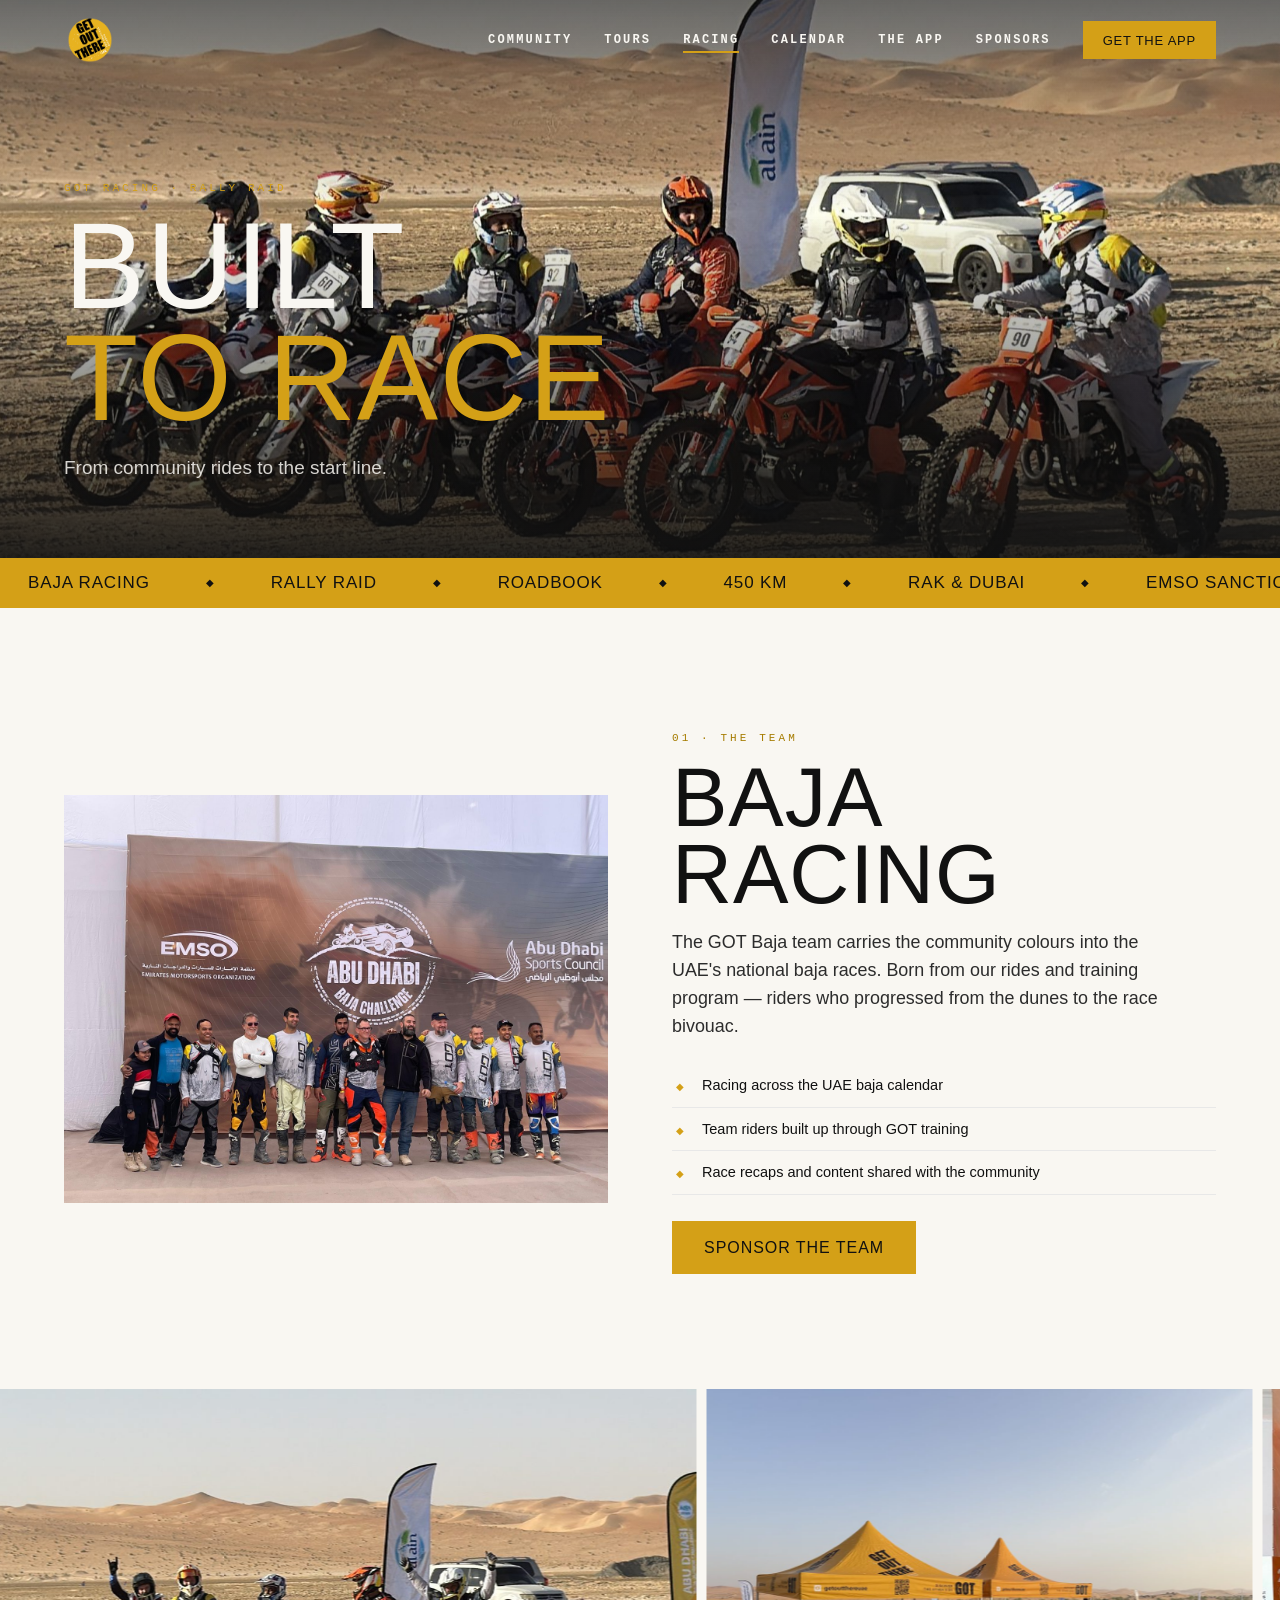
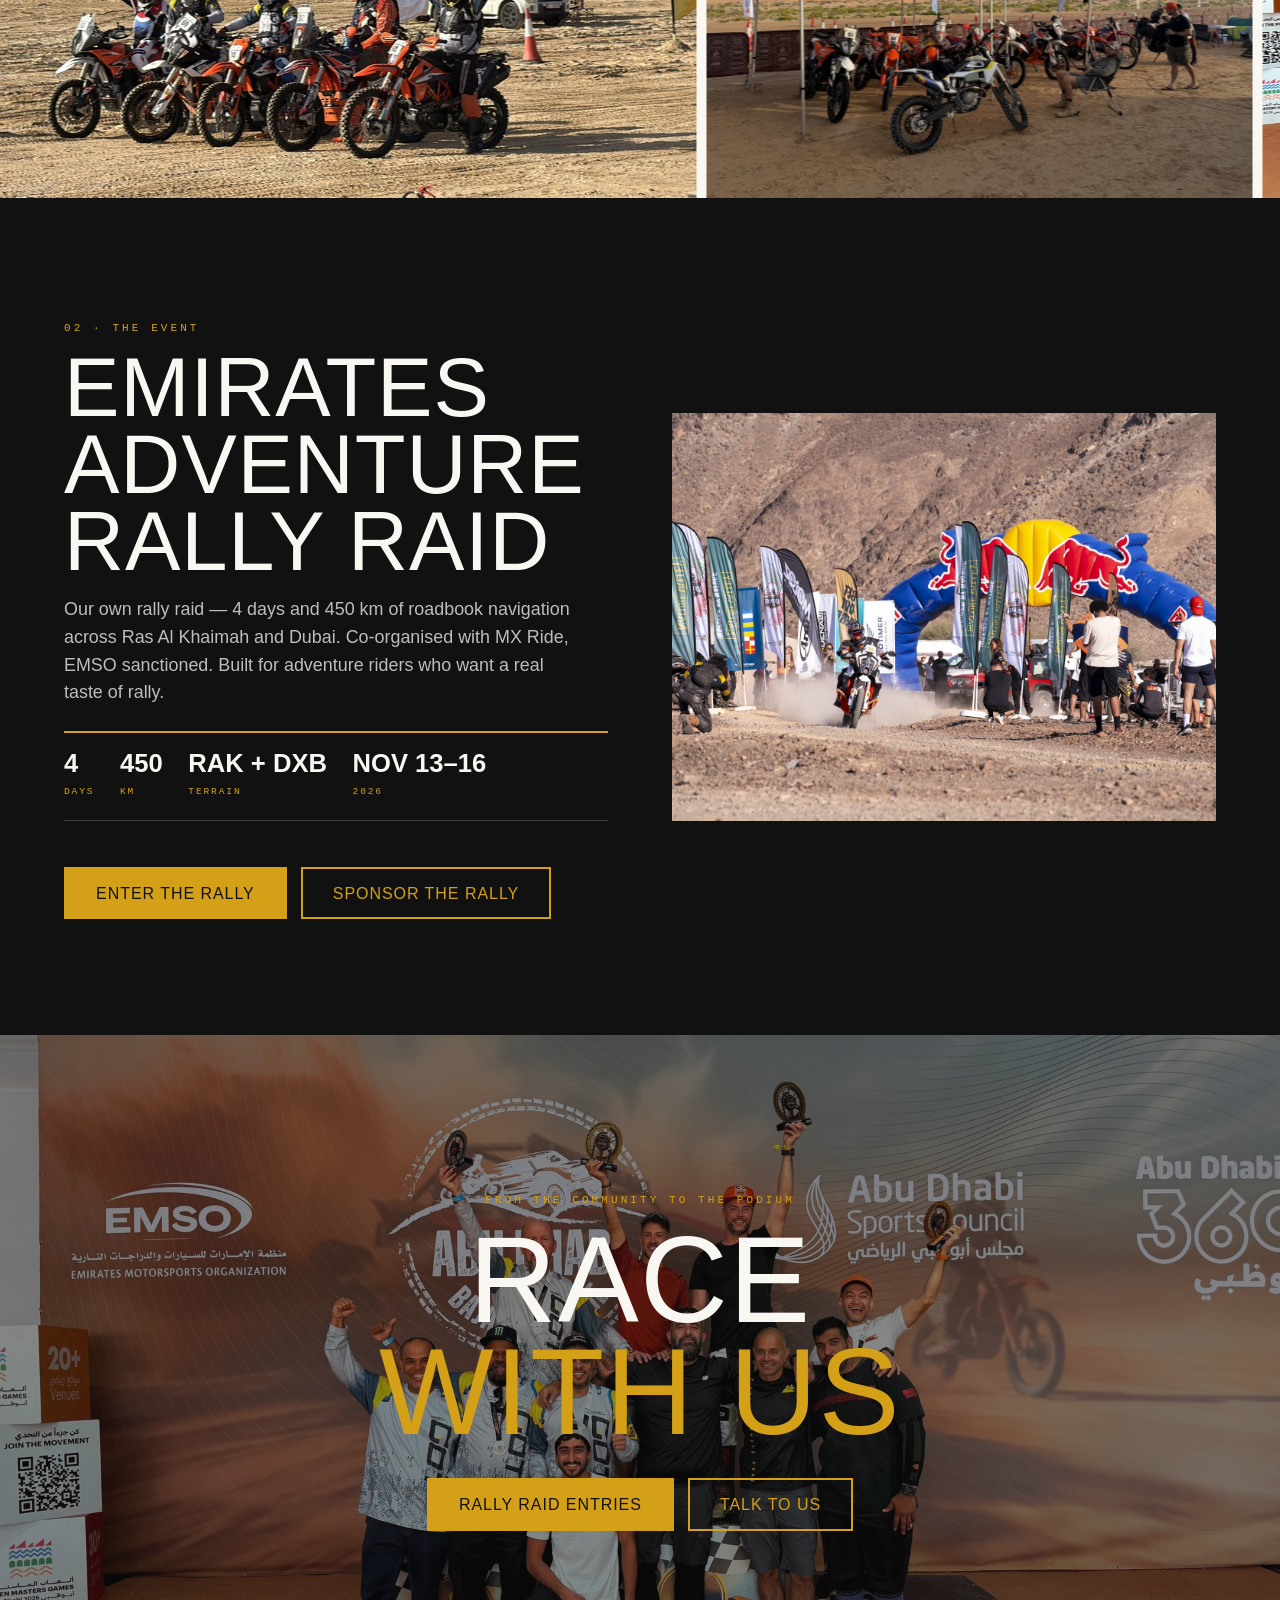
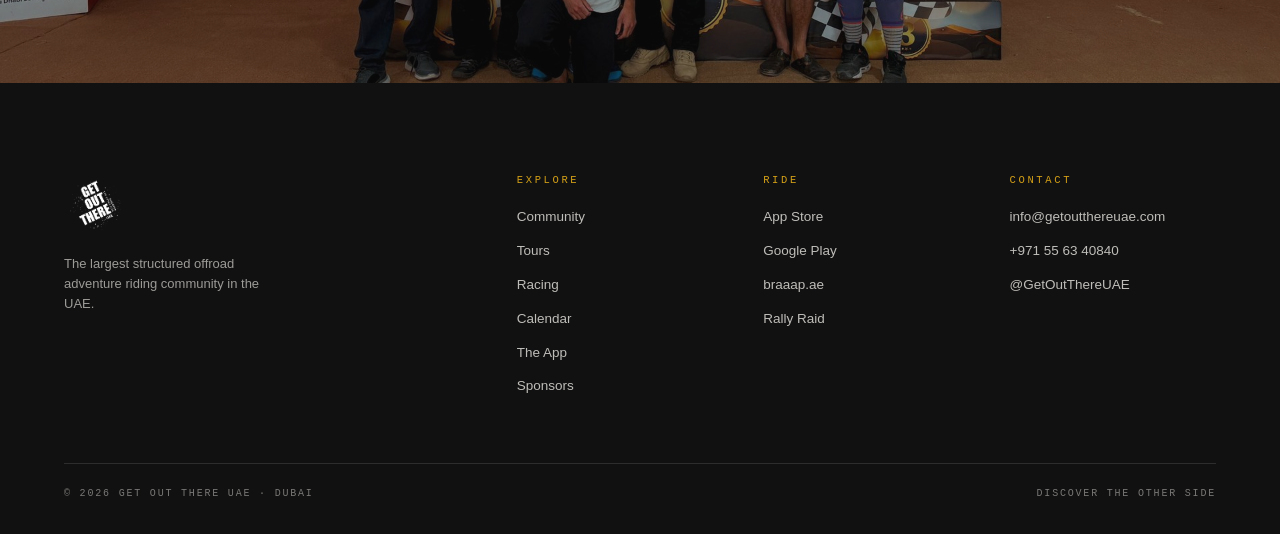
<file: racing.html>
<!DOCTYPE html>
<html lang="en">
<head>
<meta charset="UTF-8">
<meta name="viewport" content="width=device-width, initial-scale=1">
<title>Racing &amp; Rally — Get Out There UAE</title>
<meta name="description" content="The GOT Baja race team and the Emirates Adventure Rally Raid — 4 days, 450 km across RAK and Dubai, November 2026.">
<link rel="canonical" href="https://www.getoutthereuae.com/racing.html">
<meta property="og:title" content="GOT Racing &amp; Rally">
<meta property="og:description" content="Built to race. Baja racing and the Emirates Adventure Rally Raid.">
<meta property="og:image" content="https://www.getoutthereuae.com/assets/img/og-cover.jpg">
<meta property="og:type" content="website">
<link rel="icon" type="image/png" href="assets/GOT_Logo.png">
<link rel="stylesheet" href="css/style.css">
</head>
<body>

<nav class="nav">
  <a class="nav__logo" href="index.html"><img src="assets/GOT_Logo.png" alt="Get Out There UAE"></a>
  <div class="nav__links">
    <a href="community.html">Community</a>
    <a href="tours.html">Tours</a>
    <a href="racing.html" class="active">Racing</a>
    <a href="calendar.html">Calendar</a>
    <a href="index.html#app">The App</a>
    <a href="sponsors.html">Sponsors</a>
    <a class="btn btn--gold" href="index.html#app">Get the App</a>
  </div>
  <button class="nav__burger" aria-label="Menu"><span></span><span></span><span></span></button>
</nav>

<div class="mobile-menu">
  <span class="label label--ondark">Menu</span>
  <a href="index.html">Home</a>
  <a href="community.html">Community</a>
  <a href="tours.html">Tours</a>
  <a href="racing.html" class="active">Racing</a>
  <a href="calendar.html">Calendar</a>
  <a href="index.html#app">The App</a>
  <a href="sponsors.html">Sponsors</a>
</div>

<header class="hero hero--inner">
  <div class="hero__media"><img src="assets/img/baja-start.jpg" alt="GOT riders on the Abu Dhabi Baja start line" data-parallax fetchpriority="high"></div>
  <div class="hero__content">
    <span class="label label--ondark">GOT Racing · Rally Raid</span>
    <h1 class="display h-giant">Built<br><span class="gold">to race</span></h1>
    <p class="hero__sub">From community rides to the start line.</p>
  </div>
</header>

<div class="ticker" aria-hidden="true">
  <div class="ticker__track">
    <span>Baja Racing</span><span>Rally Raid</span><span>Roadbook</span><span>450 KM</span><span>RAK &amp; Dubai</span><span>EMSO Sanctioned</span>
    <span>Baja Racing</span><span>Rally Raid</span><span>Roadbook</span><span>450 KM</span><span>RAK &amp; Dubai</span><span>EMSO Sanctioned</span>
  </div>
</div>

<!-- BAJA RACING -->
<section class="section" id="baja">
  <div class="split">
    <div class="split__media reveal"><img src="assets/img/baja-team.jpg" alt="The GOT Baja team at the Abu Dhabi Baja Challenge" loading="lazy"></div>
    <div class="reveal reveal-d1">
      <span class="label">01 · The team</span>
      <h2 class="display h-xl">Baja racing</h2>
      <p class="lede">The GOT Baja team carries the community colours into the UAE's national baja races. Born from our rides and training program — riders who progressed from the dunes to the race bivouac.</p>
      <ul class="checklist" style="margin-top:24px">
        <li>Racing across the UAE baja calendar</li>
        <li>Team riders built up through GOT training</li>
        <li>Race recaps and content shared with the community</li>
      </ul>
      <a class="btn btn--gold" style="margin-top:26px" href="sponsors.html">Sponsor the Team</a>
    </div>
  </div>
</section>

<!-- PHOTO BAND -->
<section class="photo-band" aria-label="Racing photo strip">
  <div class="photo-band__track">
    <img src="assets/img/baja-line.jpg" alt="Start line in the dunes" loading="lazy">
    <img src="assets/img/baja-paddock.jpg" alt="GOT paddock tent" loading="lazy">
    <img src="assets/img/baja-trophies.jpg" alt="Podium trophies" loading="lazy">
    <img src="assets/img/baja-staging.jpg" alt="Bikes staging before the start" loading="lazy">
    <img src="assets/img/baja-bivouac.jpg" alt="Bivouac tents in the dunes" loading="lazy">
    <img src="assets/img/baja-night.jpg" alt="Night at the race camp" loading="lazy">
  </div>
</section>

<!-- RALLY RAID -->
<section class="section section--dark" id="rally">
  <div class="split">
    <div class="reveal">
      <span class="label label--ondark">02 · The event</span>
      <h2 class="display h-xl">Emirates<br>Adventure<br>Rally Raid</h2>
      <p class="lede">Our own rally raid — 4 days and 450 km of roadbook navigation across Ras Al Khaimah and Dubai. Co-organised with MX Ride, EMSO sanctioned. Built for adventure riders who want a real taste of rally.</p>
      <div class="tour-specs" style="border-top-color:var(--gold); --dust: rgba(249,247,242,.2)">
        <div><strong>4</strong><span style="color:var(--gold)">Days</span></div>
        <div><strong>450</strong><span style="color:var(--gold)">KM</span></div>
        <div><strong>RAK + DXB</strong><span style="color:var(--gold)">Terrain</span></div>
        <div><strong>NOV 13–16</strong><span style="color:var(--gold)">2026</span></div>
      </div>
      <div class="hero__ctas" style="margin-top:8px">
        <a class="btn btn--gold" href="https://www.emiratesadvrally.com">Enter the Rally</a>
        <a class="btn btn--ghost" href="sponsors.html#deck">Sponsor the Rally</a>
      </div>
    </div>
    <div class="split__media reveal reveal-d1"><img src="assets/img/earr-rally.jpg" alt="Rider launching off the EARR start arch" loading="lazy"></div>
  </div>
</section>

<!-- BIG CTA -->
<section class="big-cta">
  <img src="assets/img/baja-podium.jpg" alt="GOT Baja team on the podium" loading="lazy">
  <div class="big-cta__content reveal">
    <span class="label label--ondark">From the community to the podium</span>
    <h2 class="display h-giant">Race<br><span class="gold">with us</span></h2>
    <div class="hero__ctas">
      <a class="btn btn--gold" href="https://www.emiratesadvrally.com">Rally Raid Entries</a>
      <a class="btn btn--ghost" href="https://wa.me/971556340840">Talk to Us</a>
    </div>
  </div>
</section>

<footer class="footer">
  <div class="footer__grid">
    <div class="footer__brand">
      <img src="assets/GOT_logo_white.png" alt="Get Out There UAE">
      <p>The largest structured offroad adventure riding community in the UAE.</p>
    </div>
    <div>
      <h4>Explore</h4>
      <ul>
        <li><a href="community.html">Community</a></li>
        <li><a href="tours.html">Tours</a></li>
        <li><a href="racing.html">Racing</a></li>
        <li><a href="calendar.html">Calendar</a></li>
        <li><a href="index.html#app">The App</a></li>
        <li><a href="sponsors.html">Sponsors</a></li>
      </ul>
    </div>
    <div>
      <h4>Ride</h4>
      <ul>
        <li><a href="https://apps.apple.com/app/id1624915432">App Store</a></li>
        <li><a href="https://play.google.com/store/apps/details?id=com.dcodax.got.app">Google Play</a></li>
        <li><a href="https://braaap.ae">braaap.ae</a></li>
        <li><a href="https://www.emiratesadvrally.com">Rally Raid</a></li>
      </ul>
    </div>
    <div>
      <h4>Contact</h4>
      <ul>
        <li><a href="mailto:info@getoutthereuae.com">info@getoutthereuae.com</a></li>
        <li><a href="tel:+971556340840">+971 55 63 40840</a></li>
        <li><a href="https://instagram.com/GetOutThereUAE">@GetOutThereUAE</a></li>
      </ul>
    </div>
  </div>
  <div class="footer__bar">
    <span>© <span data-year>2026</span> Get Out There UAE · Dubai</span>
    <span>Discover the other side</span>
  </div>
</footer>

<script src="js/main.js"></script>
</body>
</html>
</file>
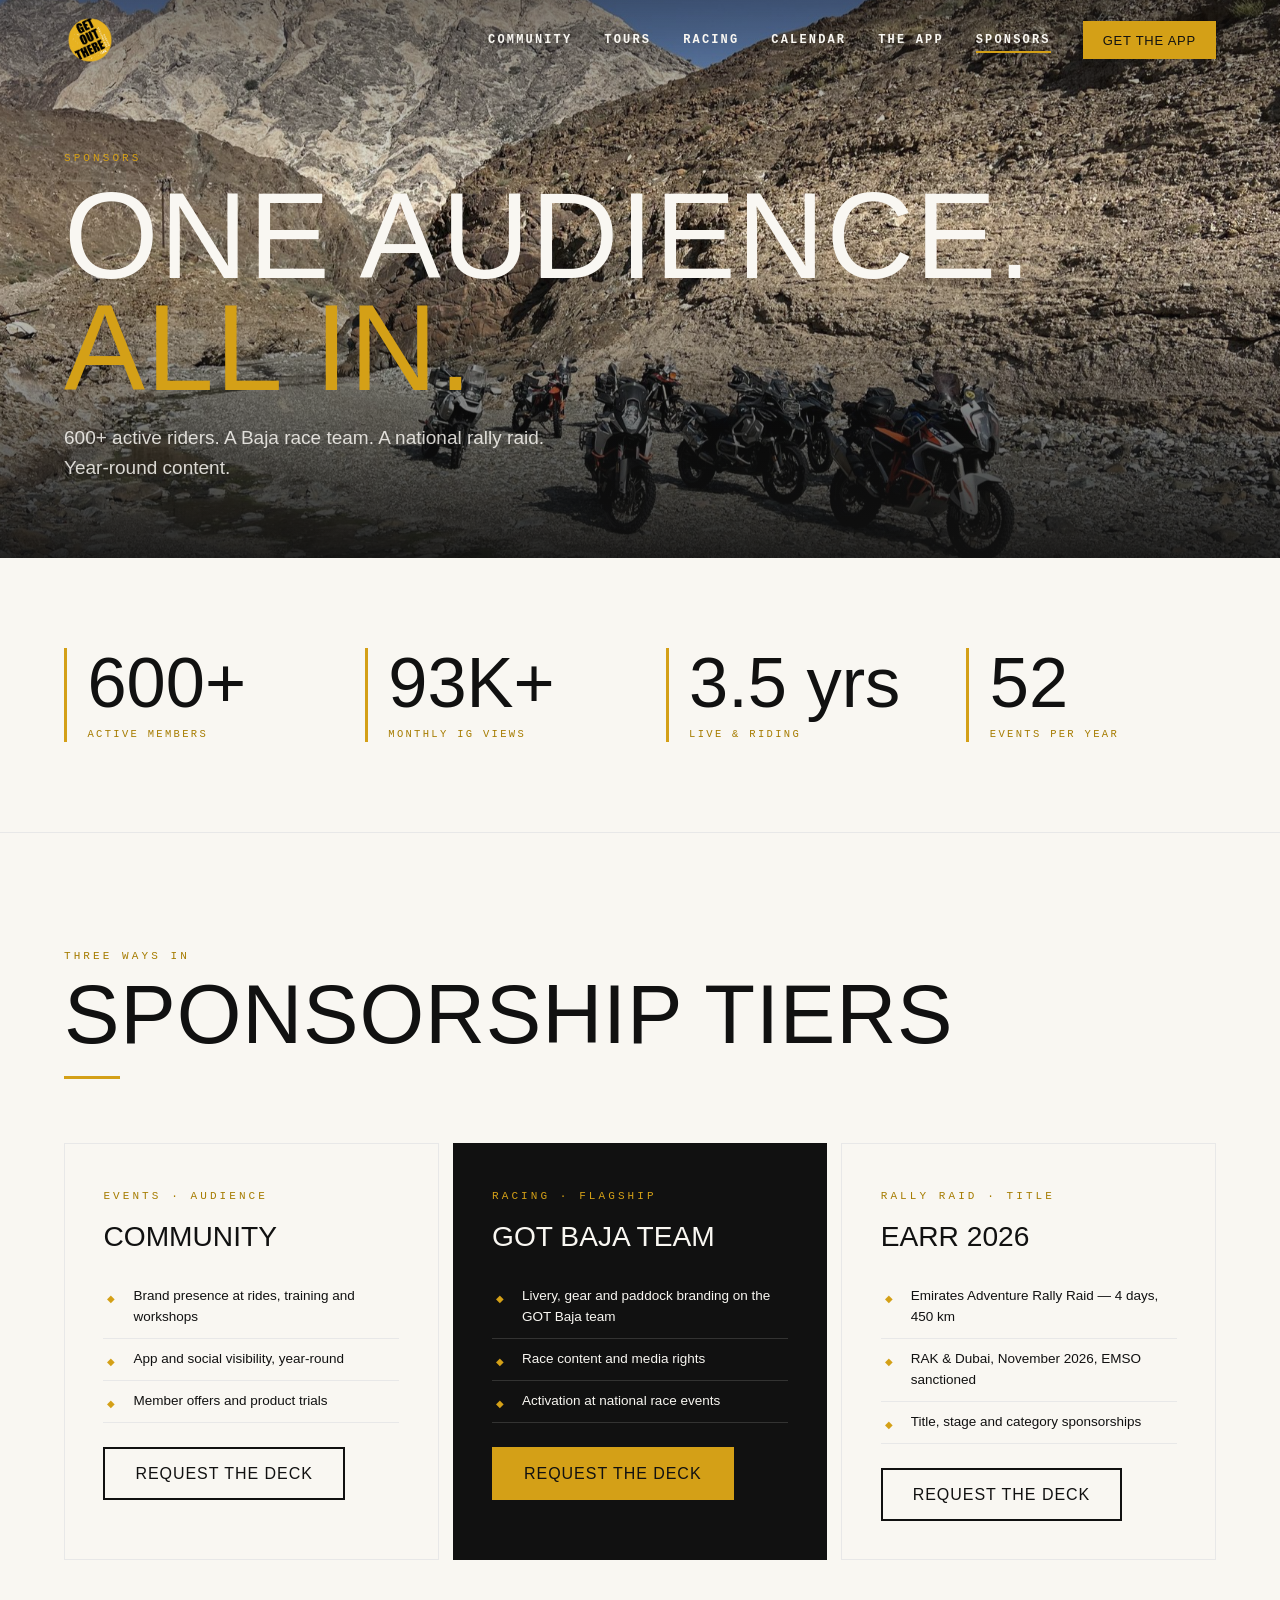
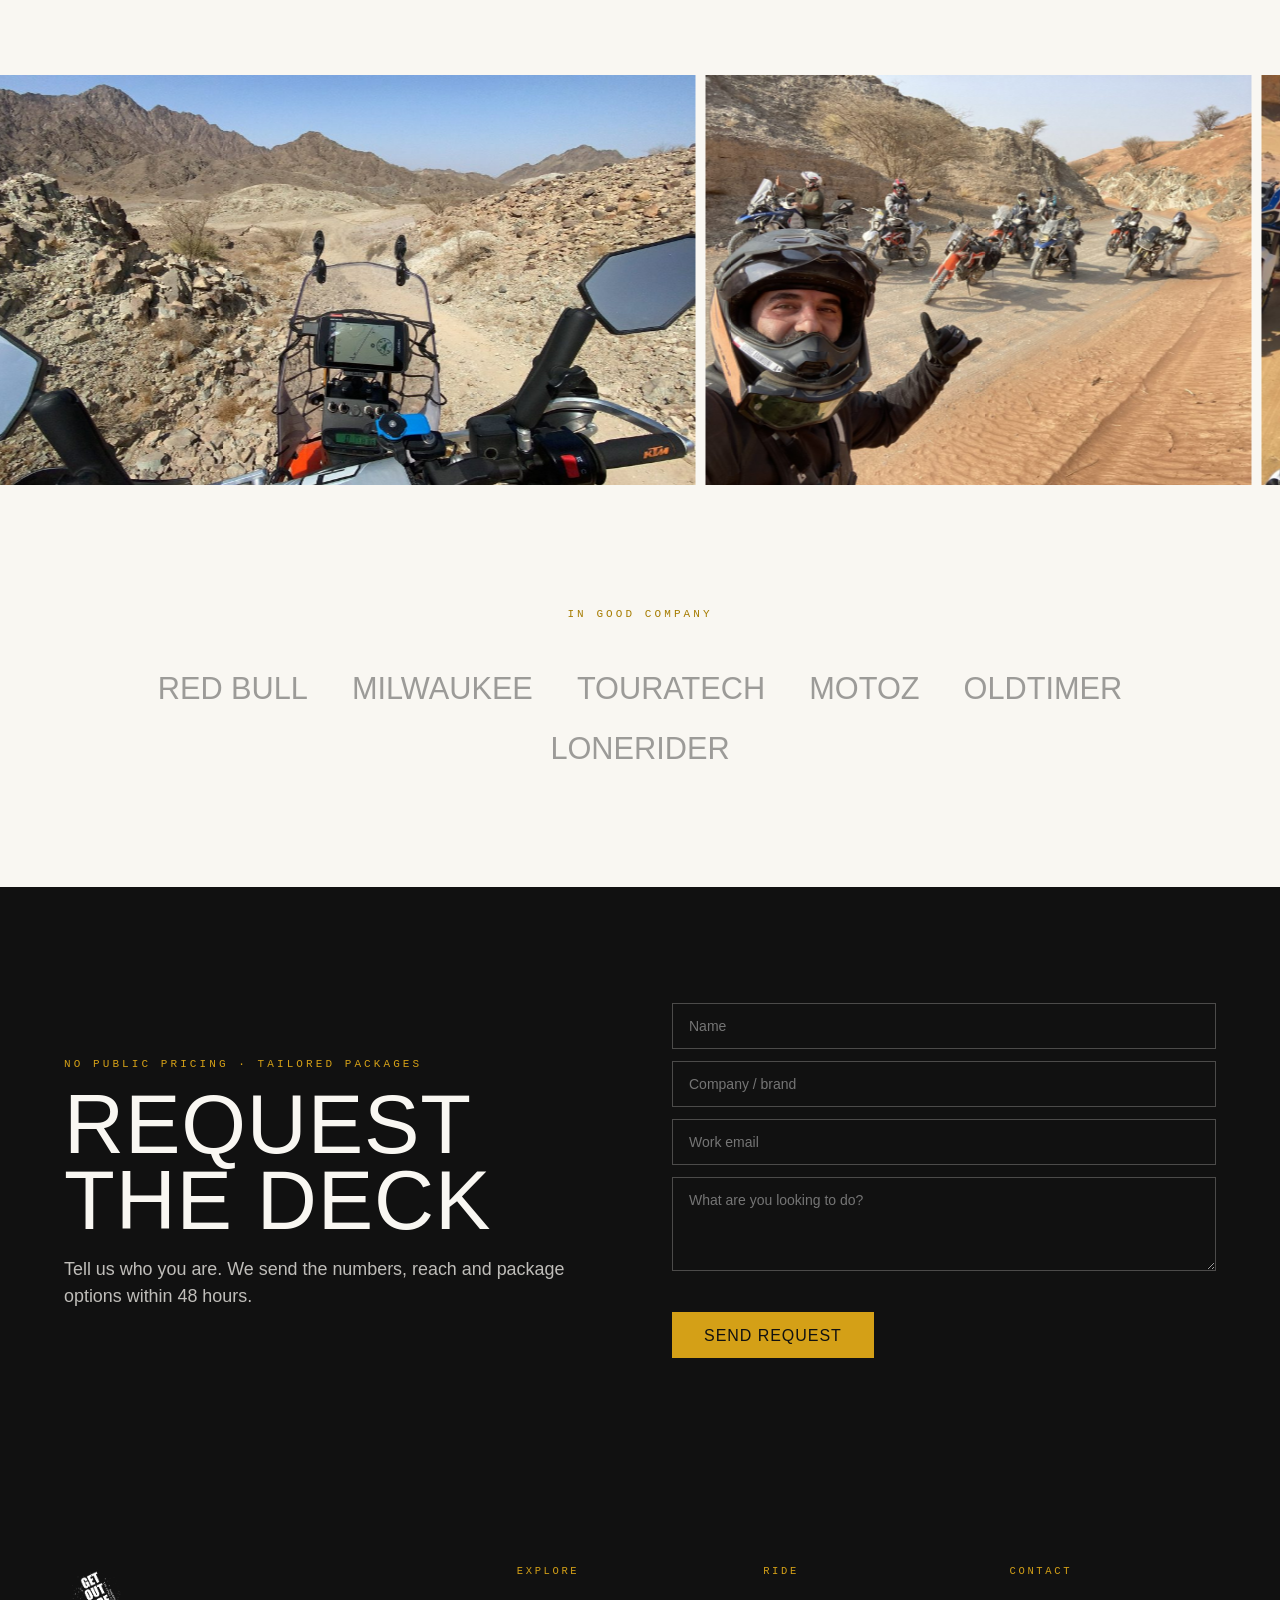
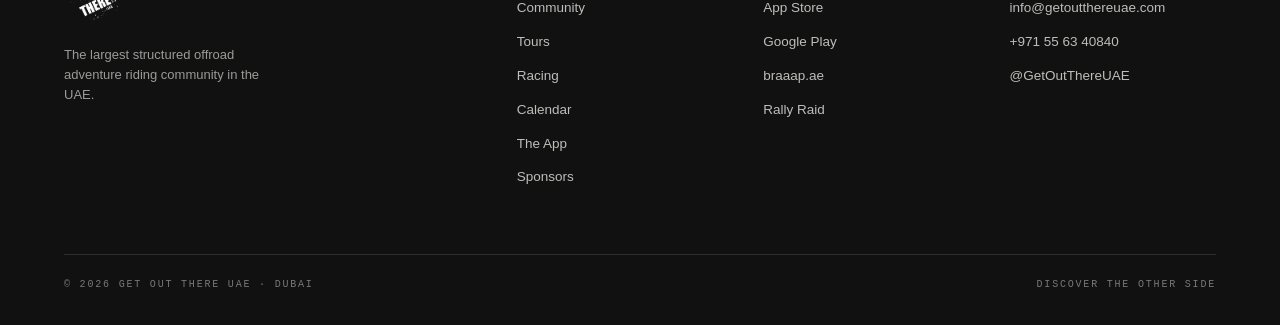
<file: sponsors.html>
<!DOCTYPE html>
<html lang="en">
<head>
<meta charset="UTF-8">
<meta name="viewport" content="width=device-width, initial-scale=1">
<title>Sponsors — Get Out There UAE</title>
<meta name="description" content="Reach 600+ active adventure riders in the UAE. Rally, race team and community sponsorship packages. Request the deck.">
<link rel="canonical" href="https://www.getoutthereuae.com/sponsors.html">
<meta property="og:title" content="Sponsor Get Out There UAE">
<meta property="og:description" content="600+ riders. A Baja race team. A rally raid. One audience.">
<meta property="og:image" content="https://www.getoutthereuae.com/assets/img/og-cover.jpg">
<meta property="og:type" content="website">
<link rel="icon" type="image/png" href="assets/GOT_Logo.png">
<link rel="stylesheet" href="css/style.css">
</head>
<body>

<nav class="nav">
  <a class="nav__logo" href="index.html"><img src="assets/GOT_Logo.png" alt="Get Out There UAE"></a>
  <div class="nav__links">
    <a href="community.html">Community</a>
    <a href="tours.html">Tours</a>
    <a href="racing.html">Racing</a>
    <a href="calendar.html">Calendar</a>
    <a href="index.html#app">The App</a>
    <a href="sponsors.html" class="active">Sponsors</a>
    <a class="btn btn--gold" href="index.html#app">Get the App</a>
  </div>
  <button class="nav__burger" aria-label="Menu"><span></span><span></span><span></span></button>
</nav>

<div class="mobile-menu">
  <span class="label label--ondark">Menu</span>
  <a href="index.html">Home</a>
  <a href="community.html">Community</a>
  <a href="tours.html">Tours</a>
  <a href="racing.html">Racing</a>
  <a href="calendar.html">Calendar</a>
  <a href="index.html#app">The App</a>
  <a href="sponsors.html" class="active">Sponsors</a>
</div>

<header class="hero hero--inner">
  <div class="hero__media"><img src="assets/img/sponsor-3817.jpg" alt="Adventure bikes lined up in a Hajar wadi" data-parallax fetchpriority="high"></div>
  <div class="hero__content">
    <span class="label label--ondark">Sponsors</span>
    <h1 class="display h-giant">One audience.<br><span class="gold">All in.</span></h1>
    <p class="hero__sub">600+ active riders. A Baja race team. A national rally raid. Year-round content.</p>
  </div>
</header>

<!-- REACH STATS -->
<section class="stats">
  <div class="stat reveal"><div class="stat__num" data-count="600" data-suffix="+">0</div><div class="stat__label">Active members</div></div>
  <div class="stat reveal reveal-d1"><div class="stat__num" data-count="93" data-suffix="K+">0</div><div class="stat__label">Monthly IG views</div></div>
  <div class="stat reveal reveal-d2"><div class="stat__num" data-count="3.5" data-suffix=" yrs">0</div><div class="stat__label">Live &amp; riding</div></div>
  <div class="stat reveal reveal-d3"><div class="stat__num" data-count="52">0</div><div class="stat__label">Events per year</div></div>
</section>

<!-- TIERS -->
<section class="section">
  <div class="section__head reveal">
    <span class="label">Three ways in</span>
    <h2 class="display h-xl">Sponsorship tiers</h2>
    <hr class="gold-rule">
  </div>
  <div class="tiers">
    <div class="tier reveal">
      <span class="label">Events · Audience</span>
      <div class="tier__name">Community</div>
      <ul class="checklist">
        <li>Brand presence at rides, training and workshops</li>
        <li>App and social visibility, year-round</li>
        <li>Member offers and product trials</li>
      </ul>
      <a class="btn btn--outline" href="#deck">Request the Deck</a>
    </div>
    <div class="tier tier--featured reveal reveal-d1">
      <span class="label label--ondark">Racing · Flagship</span>
      <div class="tier__name">GOT Baja Team</div>
      <ul class="checklist">
        <li>Livery, gear and paddock branding on the GOT Baja team</li>
        <li>Race content and media rights</li>
        <li>Activation at national race events</li>
      </ul>
      <a class="btn btn--gold" href="#deck">Request the Deck</a>
    </div>
    <div class="tier reveal reveal-d2">
      <span class="label">Rally Raid · Title</span>
      <div class="tier__name">EARR 2026</div>
      <ul class="checklist">
        <li>Emirates Adventure Rally Raid — 4 days, 450 km</li>
        <li>RAK &amp; Dubai, November 2026, EMSO sanctioned</li>
        <li>Title, stage and category sponsorships</li>
      </ul>
      <a class="btn btn--outline" href="#deck">Request the Deck</a>
    </div>
  </div>
</section>

<!-- PHOTO BAND -->
<section class="photo-band" aria-label="Racing photo strip">
  <div class="photo-band__track">
    <img src="assets/img/cockpit.jpg" alt="Rally cockpit" loading="lazy">
    <img src="assets/img/sponsor-2206.jpg" alt="Group selfie on the trail" loading="lazy">
    <img src="assets/img/group-celebrate.jpg" alt="Podium celebration" loading="lazy">
    <img src="assets/img/sponsor-3134.jpg" alt="Bikes in the rocky Hajar" loading="lazy">
    <img src="assets/img/roadbook.jpg" alt="Roadbook navigation" loading="lazy">
    <img src="assets/img/sponsor-1555.jpg" alt="Rider heading out on gravel" loading="lazy">
    <img src="assets/img/sand-spray-ktm.jpg" alt="KTM roosting sand" loading="lazy">
    <img src="assets/img/sponsor-5018.jpg" alt="Break under an acacia tree" loading="lazy">
    <img src="assets/img/roadbook-sunset.jpg" alt="Sunset riding" loading="lazy">
    <img src="assets/img/sponsor-3148.jpg" alt="Rider on a sand track" loading="lazy">
    <img src="assets/img/rider-sand-dune.jpg" alt="Dune riding" loading="lazy">
    <img src="assets/img/sponsor-6702.jpg" alt="Night riding gathering" loading="lazy">
  </div>
</section>

<!-- CURRENT PARTNERS -->
<section class="section" style="text-align:center">
  <span class="label reveal">In good company</span>
  <div class="logo-wall reveal">
    <span>Red Bull</span><span>Milwaukee</span><span>Touratech</span><span>Motoz</span><span>Oldtimer</span><span>LoneRider</span>
  </div>
</section>

<!-- LEAD FORM -->
<section class="section section--dark" id="deck">
  <div class="split">
    <div class="reveal">
      <span class="label label--ondark">No public pricing · Tailored packages</span>
      <h2 class="display h-xl">Request<br>the deck</h2>
      <p class="lede">Tell us who you are. We send the numbers, reach and package options within 48 hours.</p>
    </div>
    <form class="lead-form reveal reveal-d1" id="deckForm">
      <input type="text" name="name" placeholder="Name" required>
      <input type="text" name="company" placeholder="Company / brand" required>
      <input type="email" name="email" placeholder="Work email" required>
      <textarea name="msg" rows="4" placeholder="What are you looking to do?"></textarea>
      <button class="btn btn--gold" type="submit">Send Request</button>
    </form>
  </div>
</section>

<footer class="footer">
  <div class="footer__grid">
    <div class="footer__brand">
      <img src="assets/GOT_logo_white.png" alt="Get Out There UAE">
      <p>The largest structured offroad adventure riding community in the UAE.</p>
    </div>
    <div>
      <h4>Explore</h4>
      <ul>
        <li><a href="community.html">Community</a></li>
        <li><a href="tours.html">Tours</a></li>
        <li><a href="racing.html">Racing</a></li>
        <li><a href="calendar.html">Calendar</a></li>
        <li><a href="index.html#app">The App</a></li>
        <li><a href="sponsors.html">Sponsors</a></li>
      </ul>
    </div>
    <div>
      <h4>Ride</h4>
      <ul>
        <li><a href="https://apps.apple.com/app/id1624915432">App Store</a></li>
        <li><a href="https://play.google.com/store/apps/details?id=com.dcodax.got.app">Google Play</a></li>
        <li><a href="https://braaap.ae">braaap.ae</a></li>
        <li><a href="https://www.emiratesadvrally.com">Rally Raid</a></li>
      </ul>
    </div>
    <div>
      <h4>Contact</h4>
      <ul>
        <li><a href="mailto:info@getoutthereuae.com">info@getoutthereuae.com</a></li>
        <li><a href="tel:+971556340840">+971 55 63 40840</a></li>
        <li><a href="https://instagram.com/GetOutThereUAE">@GetOutThereUAE</a></li>
      </ul>
    </div>
  </div>
  <div class="footer__bar">
    <span>© <span data-year>2026</span> Get Out There UAE · Dubai</span>
    <span>Discover the other side</span>
  </div>
</footer>

<script src="js/main.js"></script>
<script>
document.getElementById('deckForm').addEventListener('submit', function (e) {
  e.preventDefault();
  var f = e.target;
  var body = 'Name: ' + f.name.value + '%0ACompany: ' + f.company.value +
    '%0AEmail: ' + f.email.value + '%0A%0A' + encodeURIComponent(f.msg.value);
  location.href = 'mailto:info@getoutthereuae.com?subject=' +
    encodeURIComponent('Partnership deck request — ' + f.company.value) + '&body=' + body;
});
</script>
</body>
</html>
</file>
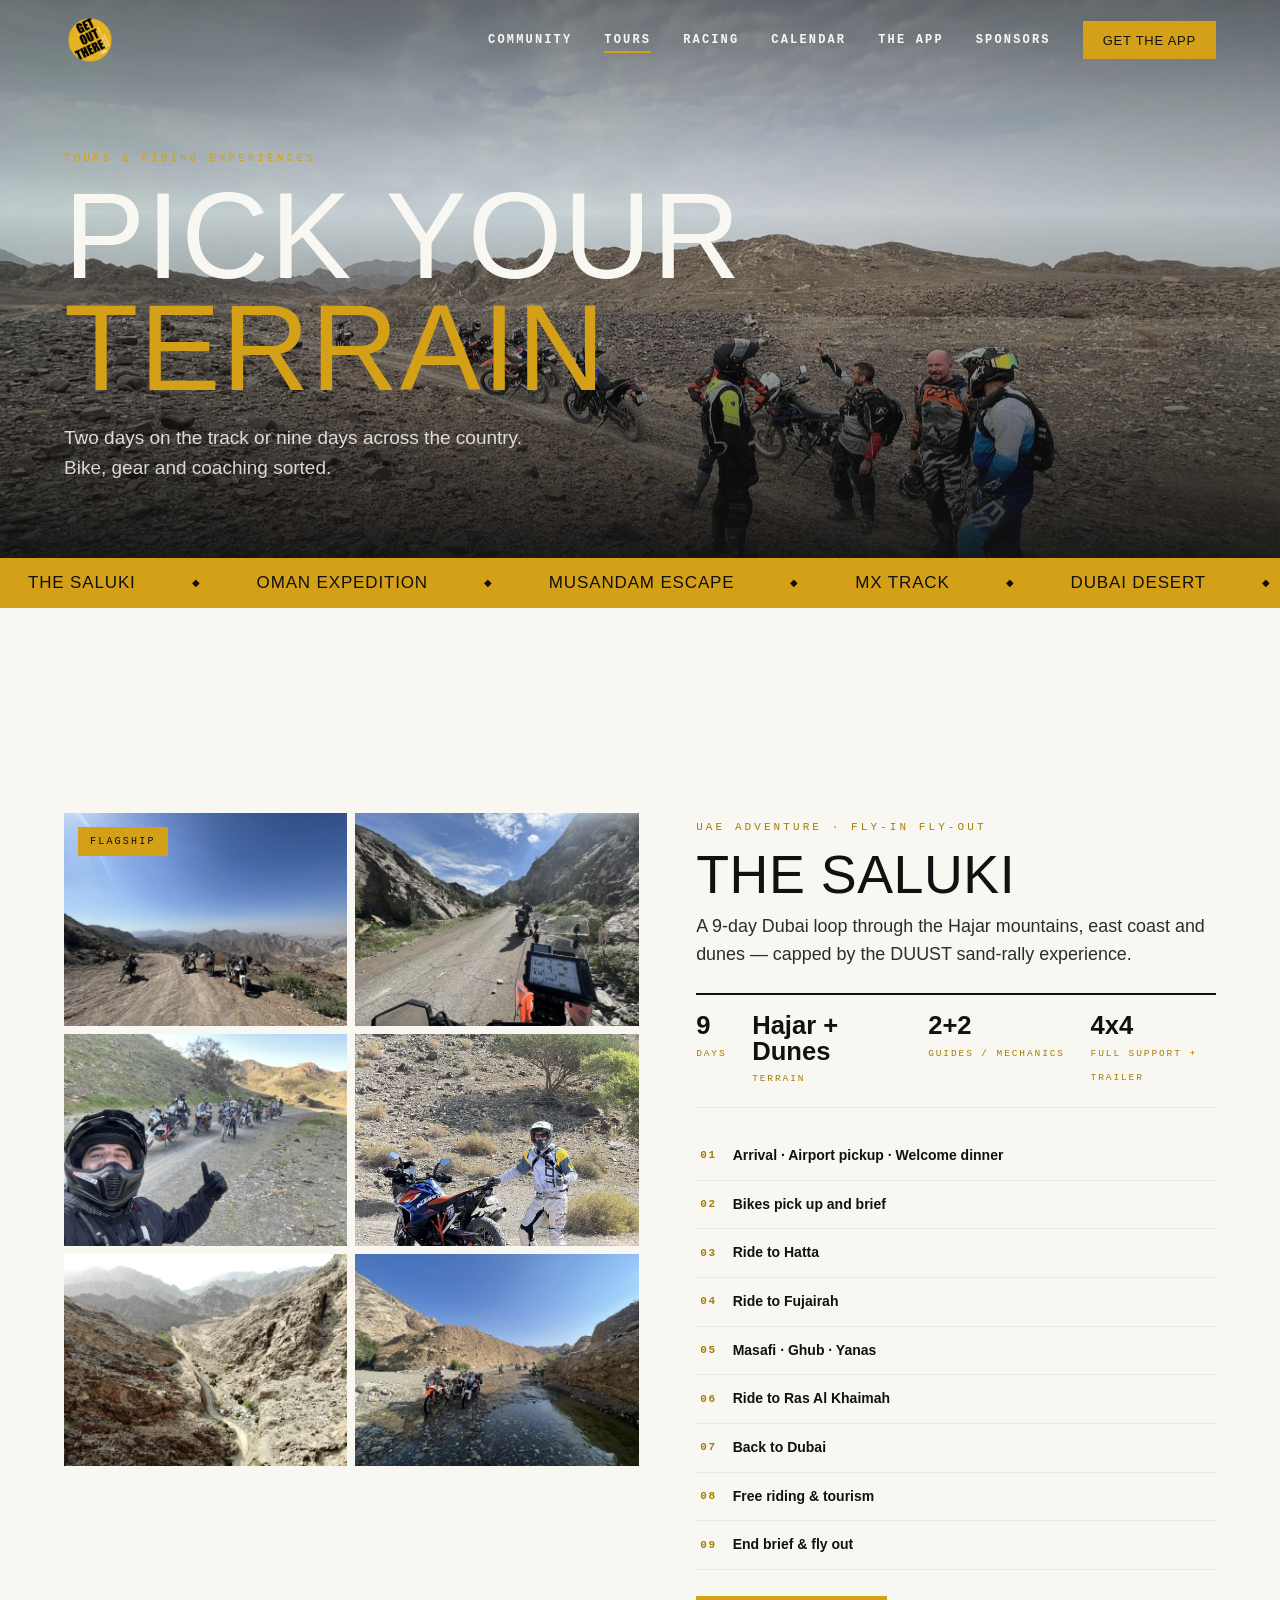
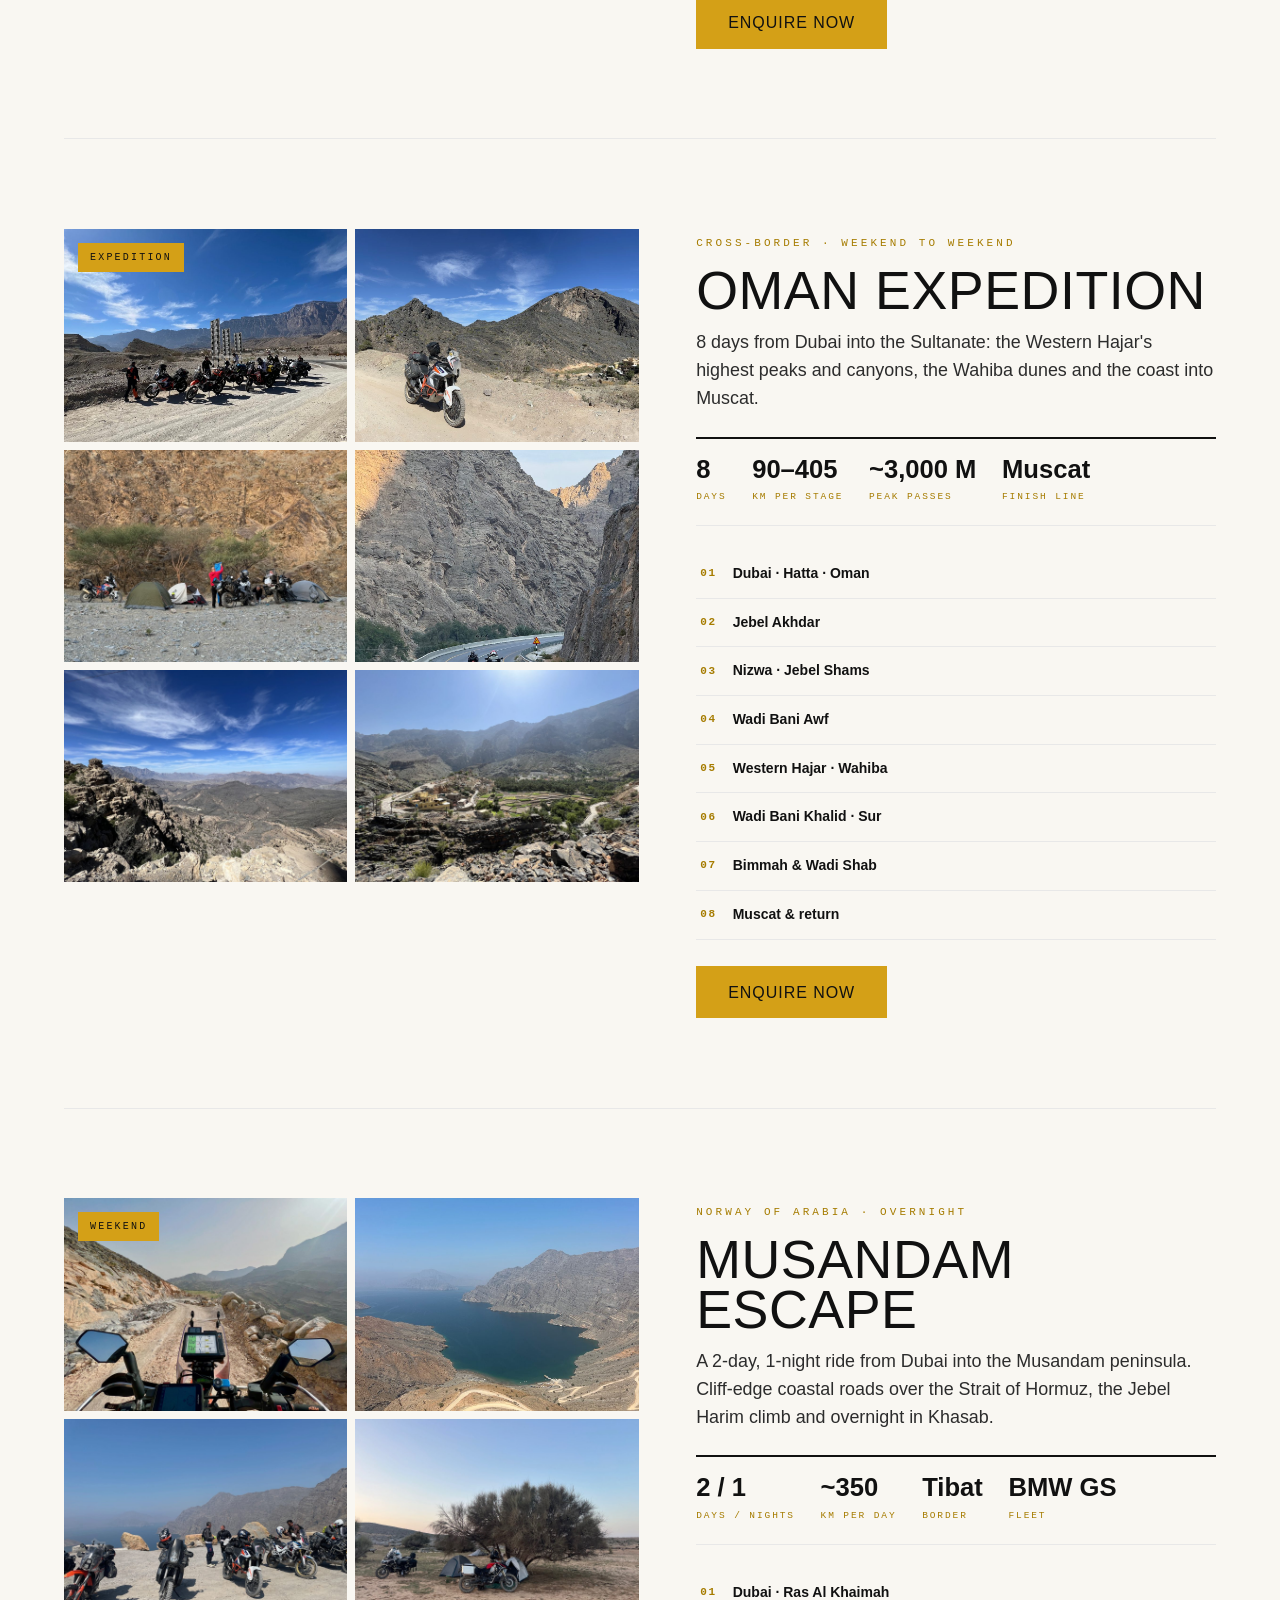
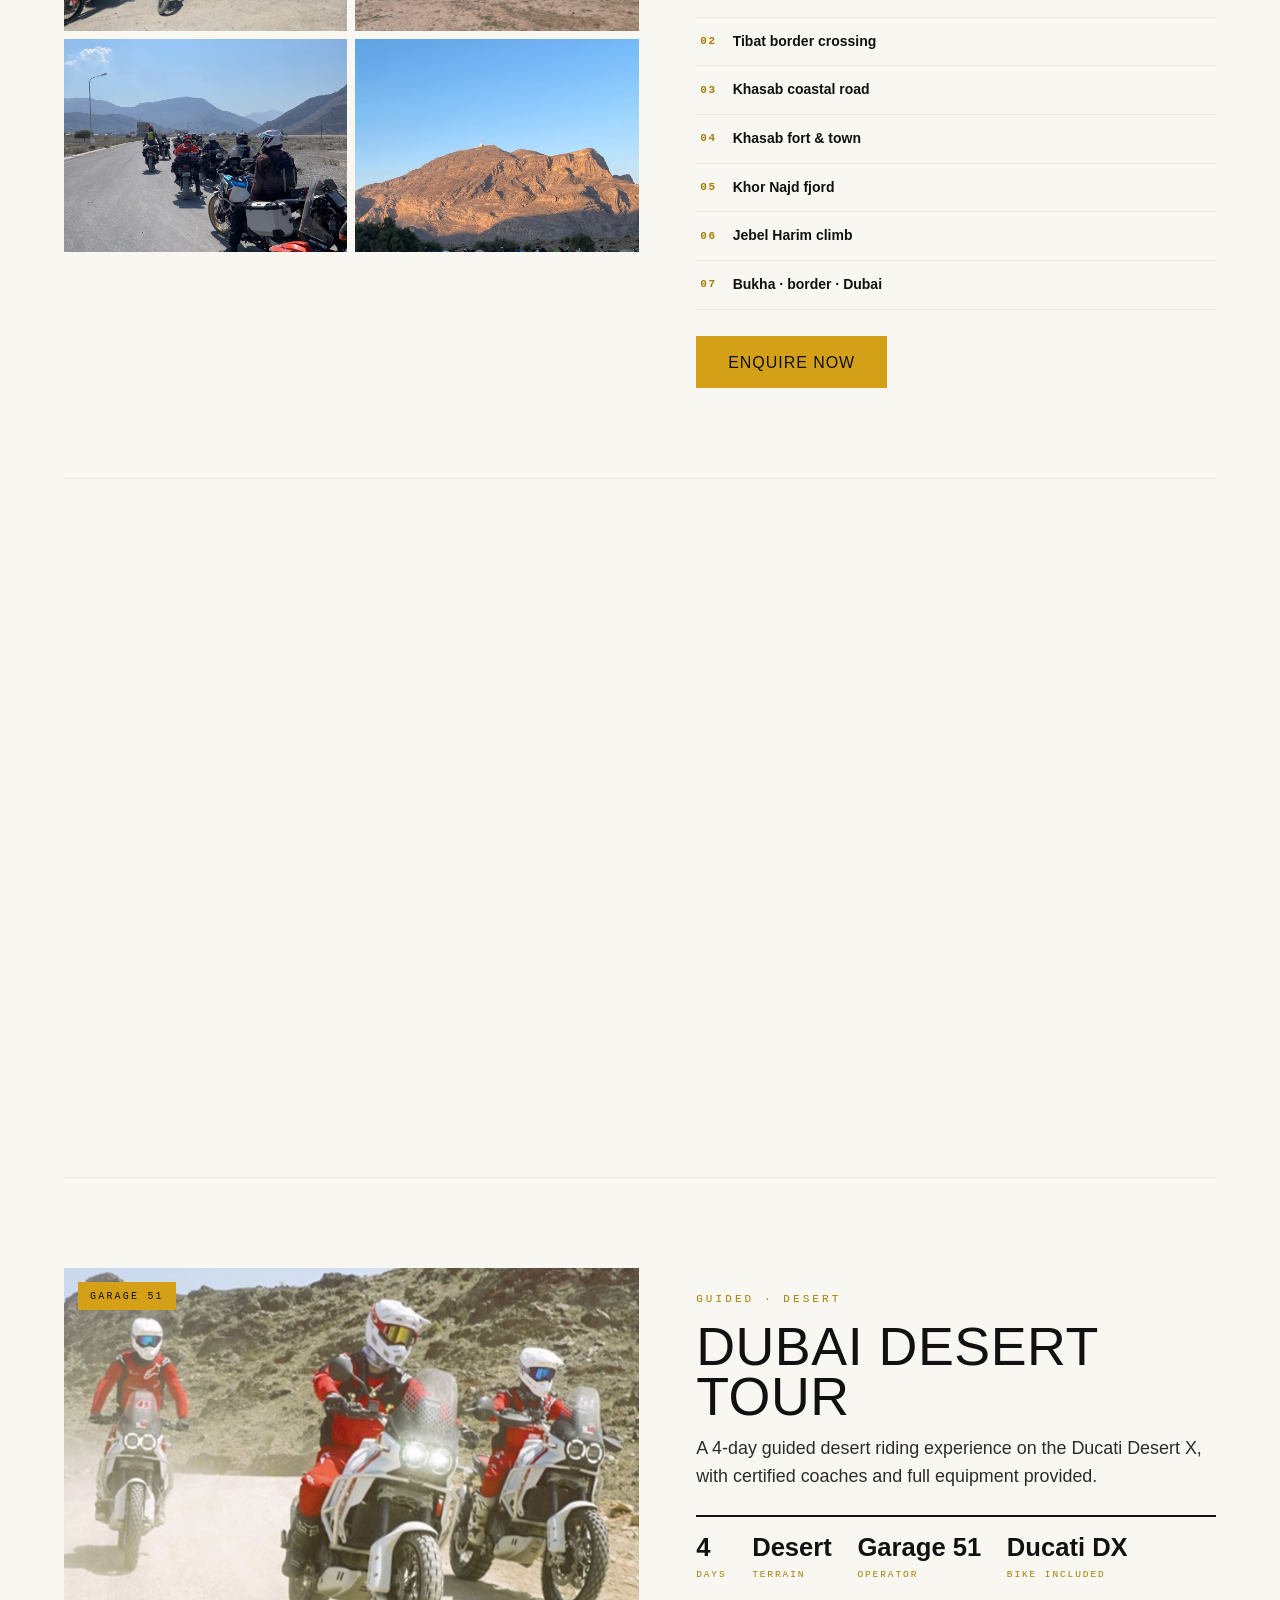
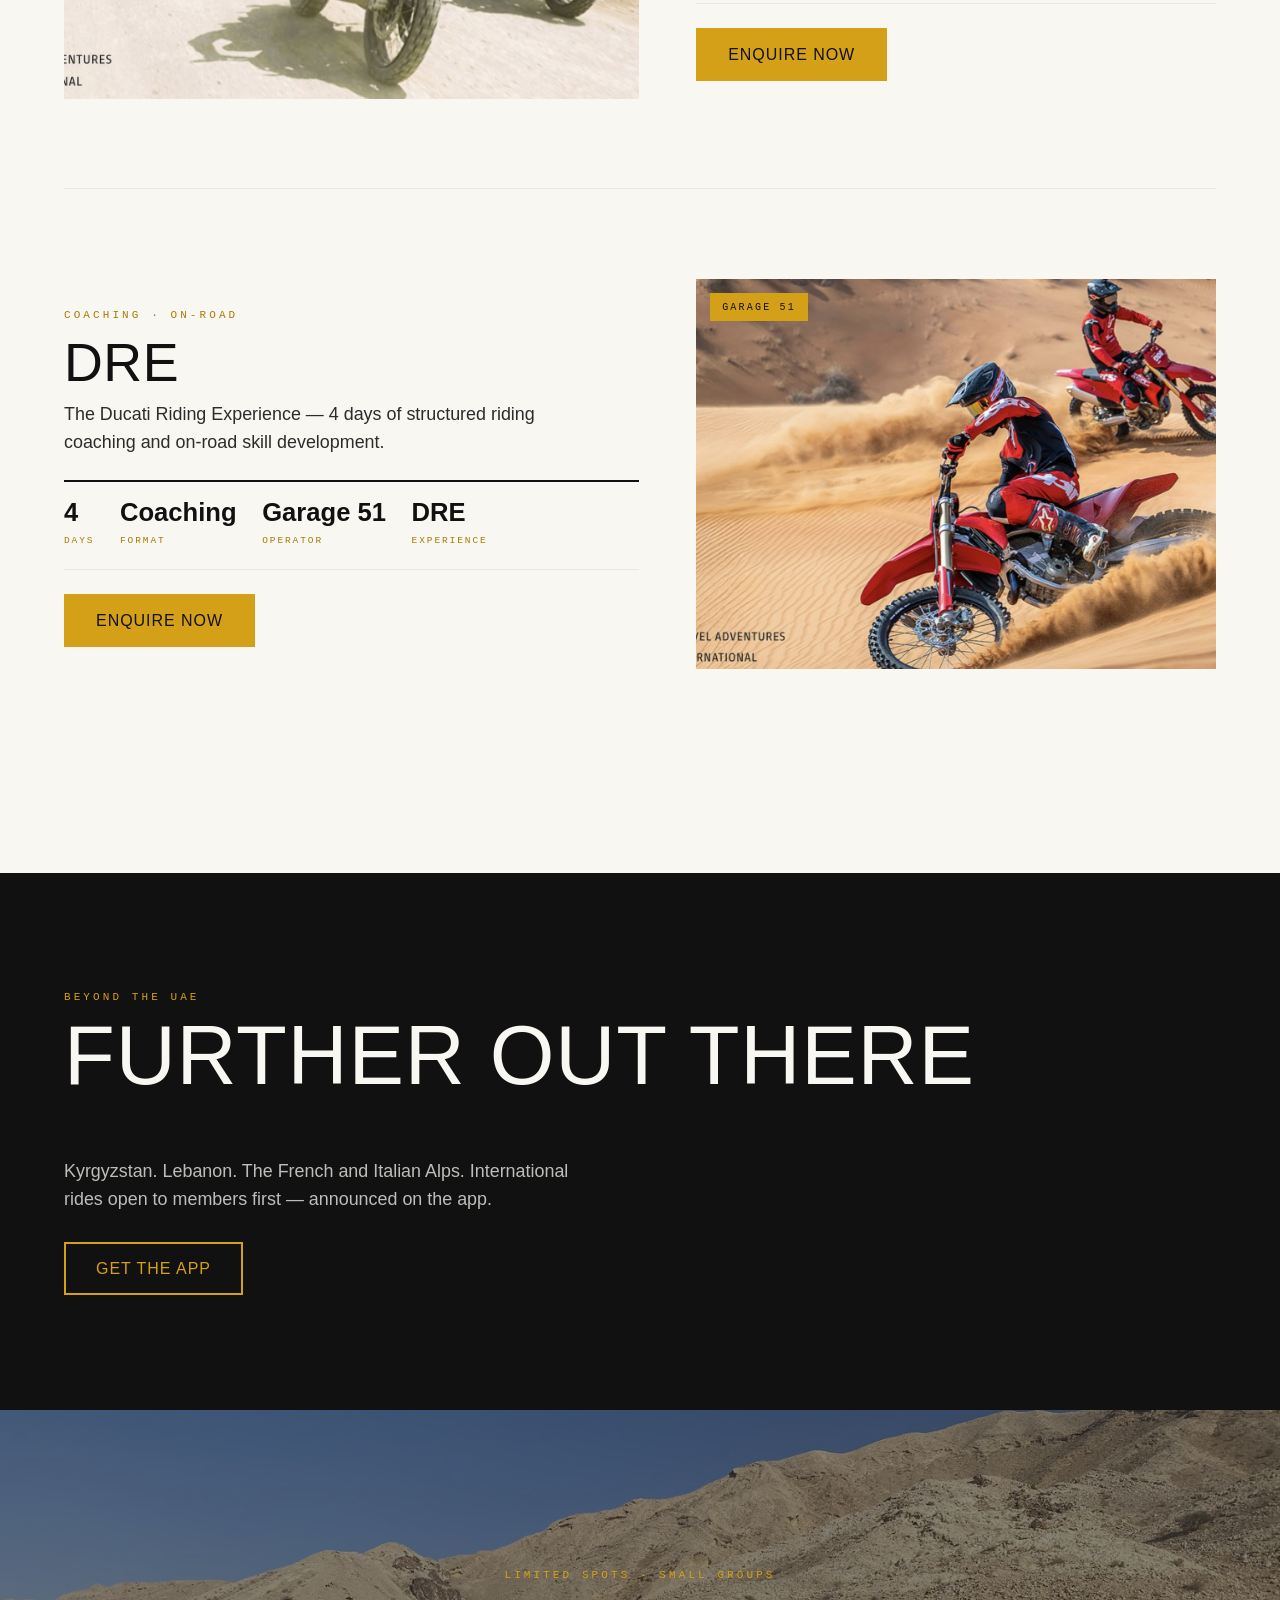
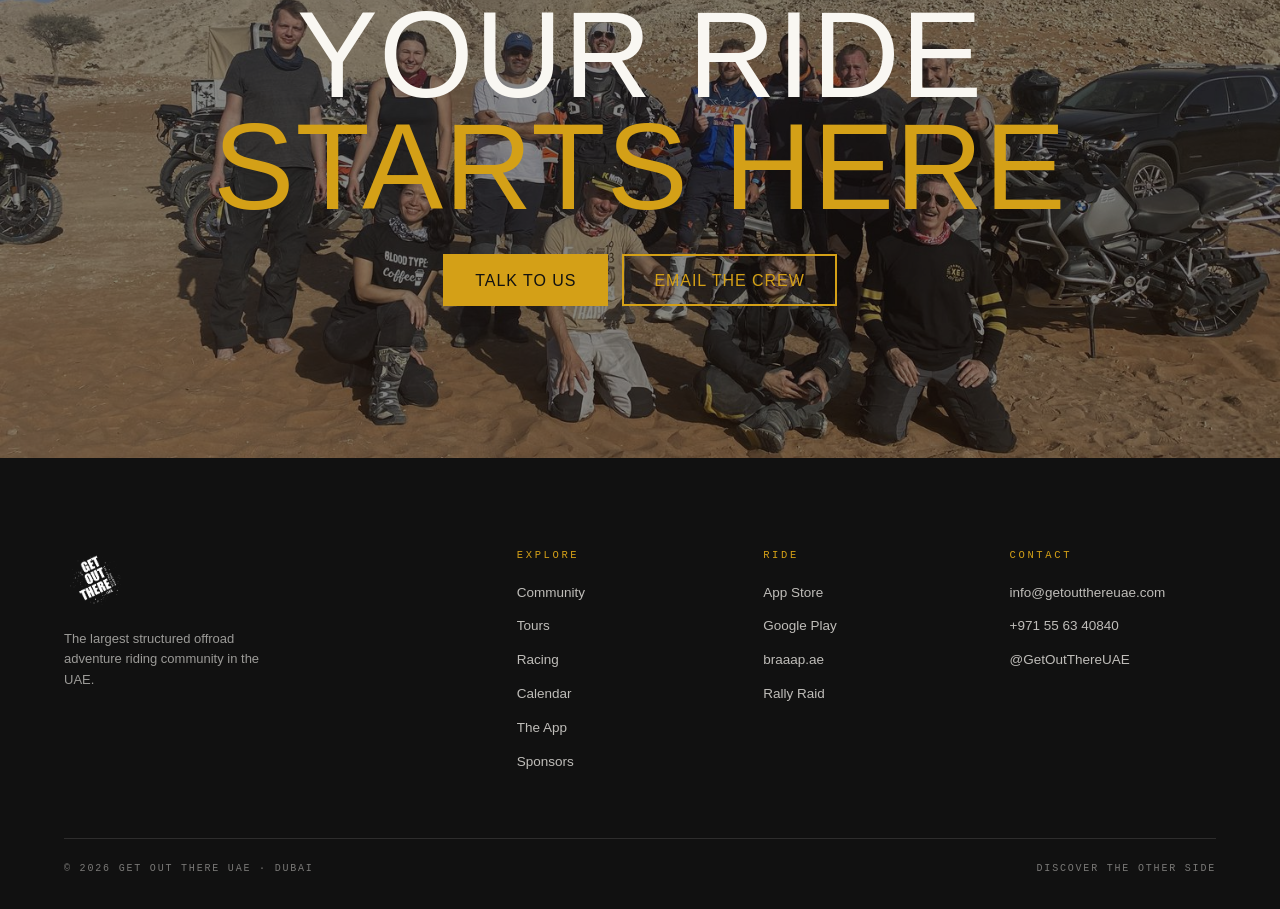
<file: tours.html>
<!DOCTYPE html>
<html lang="en">
<head>
<meta charset="UTF-8">
<meta name="viewport" content="width=device-width, initial-scale=1">
<title>Tours &amp; Riding Experiences — Get Out There UAE</title>
<meta name="description" content="From a 2-day MX track intro to The Saluki and the Oman Expedition — guided riding experiences across the UAE, Musandam and the Sultanate.">
<link rel="canonical" href="https://www.getoutthereuae.com/tours.html">
<meta property="og:title" content="GOT Tours &amp; Riding Experiences">
<meta property="og:description" content="Pick your terrain. Sand, track, desert, expedition.">
<meta property="og:image" content="https://www.getoutthereuae.com/assets/img/og-cover.jpg">
<meta property="og:type" content="website">
<link rel="icon" type="image/png" href="assets/GOT_Logo.png">
<link rel="stylesheet" href="css/style.css">
</head>
<body>

<nav class="nav">
  <a class="nav__logo" href="index.html"><img src="assets/GOT_Logo.png" alt="Get Out There UAE"></a>
  <div class="nav__links">
    <a href="community.html">Community</a>
    <a href="tours.html" class="active">Tours</a>
    <a href="racing.html">Racing</a>
    <a href="calendar.html">Calendar</a>
    <a href="index.html#app">The App</a>
    <a href="sponsors.html">Sponsors</a>
    <a class="btn btn--gold" href="index.html#app">Get the App</a>
  </div>
  <button class="nav__burger" aria-label="Menu"><span></span><span></span><span></span></button>
</nav>

<div class="mobile-menu">
  <span class="label label--ondark">Menu</span>
  <a href="index.html">Home</a>
  <a href="community.html">Community</a>
  <a href="tours.html" class="active">Tours</a>
  <a href="racing.html">Racing</a>
  <a href="calendar.html">Calendar</a>
  <a href="index.html#app">The App</a>
  <a href="sponsors.html">Sponsors</a>
</div>

<header class="hero hero--inner">
  <div class="hero__media"><img src="assets/img/tours-hero.jpg" alt="GOT riders out on tour" data-parallax fetchpriority="high"></div>
  <div class="hero__content">
    <span class="label label--ondark">Tours &amp; riding experiences</span>
    <h1 class="display h-giant">Pick your<br><span class="gold">terrain</span></h1>
    <p class="hero__sub">Two days on the track or nine days across the country. Bike, gear and coaching sorted.</p>
  </div>
</header>

<div class="ticker" aria-hidden="true">
  <div class="ticker__track">
    <span>The Saluki</span><span>Oman Expedition</span><span>Musandam Escape</span><span>MX Track</span><span>Dubai Desert</span><span>DRE</span><span>Bike + Gear Included</span>
    <span>The Saluki</span><span>Oman Expedition</span><span>Musandam Escape</span><span>MX Track</span><span>Dubai Desert</span><span>DRE</span><span>Bike + Gear Included</span>
  </div>
</div>

<section class="section">

  <!-- SALUKI -->
  <article class="tour-row" id="saluki">
    <div class="tour-gallery reveal">
      <span class="tag">Flagship</span>
      <figure><img src="assets/img/saluki-img2946.jpg" alt="Mountain pass over the Hajar range" loading="lazy"></figure>
      <figure><img src="assets/img/saluki-img3199.jpg" alt="Cockpit view on a wadi road" loading="lazy"></figure>
      <figure><img src="assets/img/saluki-img2914.jpg" alt="Group riding out on a gravel trail" loading="lazy"></figure>
      <figure><img src="assets/img/saluki-img9629.jpg" alt="Rider break under an acacia" loading="lazy"></figure>
      <figure><img src="assets/img/saluki-dji0195.jpg" alt="Aerial view of the canyon trail" loading="lazy"></figure>
      <figure><img src="assets/img/main-3804.jpg" alt="Wadi river crossing" loading="lazy"></figure>
    </div>
    <div class="reveal reveal-d1">
      <span class="label">UAE Adventure · Fly-in fly-out</span>
      <h3 class="display h-lg">The Saluki</h3>
      <p class="lede">A 9-day Dubai loop through the Hajar mountains, east coast and dunes — capped by the DUUST sand-rally experience.</p>
      <div class="tour-specs">
        <div><strong>9</strong><span>Days</span></div>
        <div><strong>Hajar + Dunes</strong><span>Terrain</span></div>
        <div><strong>2+2</strong><span>Guides / Mechanics</span></div>
        <div><strong>4x4</strong><span>Full support + trailer</span></div>
      </div>
      <div class="itin itin--static">
        <div class="itin__item"><div class="itin__head"><span class="n">01</span>Arrival · Airport pickup · Welcome dinner</div></div>
        <div class="itin__item"><div class="itin__head"><span class="n">02</span>Bikes pick up and brief</div></div>
        <div class="itin__item"><div class="itin__head"><span class="n">03</span>Ride to Hatta</div></div>
        <div class="itin__item"><div class="itin__head"><span class="n">04</span>Ride to Fujairah</div></div>
        <div class="itin__item"><div class="itin__head"><span class="n">05</span>Masafi · Ghub · Yanas</div></div>
        <div class="itin__item"><div class="itin__head"><span class="n">06</span>Ride to Ras Al Khaimah</div></div>
        <div class="itin__item"><div class="itin__head"><span class="n">07</span>Back to Dubai</div></div>
        <div class="itin__item"><div class="itin__head"><span class="n">08</span>Free riding &amp; tourism</div></div>
        <div class="itin__item"><div class="itin__head"><span class="n">09</span>End brief &amp; fly out</div></div>
      </div>
      <a class="btn btn--gold" href="https://wa.me/971556340840">Enquire Now</a>
    </div>
  </article>

  <!-- OMAN EXPEDITION -->
  <article class="tour-row tour-row--flip" id="oman">
    <div class="tour-gallery reveal">
      <span class="tag">Expedition</span>
      <figure><img src="assets/img/oman-group.jpg" alt="Group break on an Oman mountain road" loading="lazy"></figure>
      <figure><img src="assets/img/oman-pano.jpg" alt="Western Hajar panorama" loading="lazy"></figure>
      <figure><img src="assets/img/oman-camp.jpg" alt="Wadi camp with bikes and tents" loading="lazy"></figure>
      <figure><img src="assets/img/oman-canyon-road.jpg" alt="Canyon road into the Hajar" loading="lazy"></figure>
      <figure><img src="assets/img/oman-3150.jpg" alt="Summit view from Jebel Shams" loading="lazy"></figure>
      <figure><img src="assets/img/oman-9462.jpg" alt="Terraced mountain village, Western Hajar" loading="lazy"></figure>
    </div>
    <div class="reveal reveal-d1">
      <span class="label">Cross-border · Weekend to weekend</span>
      <h3 class="display h-lg">Oman Expedition</h3>
      <p class="lede">8 days from Dubai into the Sultanate: the Western Hajar's highest peaks and canyons, the Wahiba dunes and the coast into Muscat.</p>
      <div class="tour-specs">
        <div><strong>8</strong><span>Days</span></div>
        <div><strong>90–405</strong><span>KM per stage</span></div>
        <div><strong>~3,000 M</strong><span>Peak passes</span></div>
        <div><strong>Muscat</strong><span>Finish line</span></div>
      </div>
      <div class="itin itin--static">
        <div class="itin__item"><div class="itin__head"><span class="n">01</span>Dubai · Hatta · Oman</div></div>
        <div class="itin__item"><div class="itin__head"><span class="n">02</span>Jebel Akhdar</div></div>
        <div class="itin__item"><div class="itin__head"><span class="n">03</span>Nizwa · Jebel Shams</div></div>
        <div class="itin__item"><div class="itin__head"><span class="n">04</span>Wadi Bani Awf</div></div>
        <div class="itin__item"><div class="itin__head"><span class="n">05</span>Western Hajar · Wahiba</div></div>
        <div class="itin__item"><div class="itin__head"><span class="n">06</span>Wadi Bani Khalid · Sur</div></div>
        <div class="itin__item"><div class="itin__head"><span class="n">07</span>Bimmah &amp; Wadi Shab</div></div>
        <div class="itin__item"><div class="itin__head"><span class="n">08</span>Muscat &amp; return</div></div>
      </div>
      <a class="btn btn--gold" href="https://wa.me/971556340840">Enquire Now</a>
    </div>
  </article>

  <!-- MUSANDAM ESCAPE -->
  <article class="tour-row" id="musandam">
    <div class="tour-gallery reveal">
      <span class="tag">Weekend</span>
      <figure><img src="assets/img/musandam-cockpit.jpg" alt="Cockpit view on the Jebel Harim road" loading="lazy"></figure>
      <figure><img src="assets/img/musandam-khor.jpg" alt="Khor Najd fjord bend" loading="lazy"></figure>
      <figure><img src="assets/img/musandam-cliff.jpg" alt="Bikes above the Strait of Hormuz" loading="lazy"></figure>
      <figure><img src="assets/img/musandam-camp.jpg" alt="Camp under an acacia tree" loading="lazy"></figure>
      <figure><img src="assets/img/musandam-coastroad.jpg" alt="Coastal road through the cliffs" loading="lazy"></figure>
      <figure><img src="assets/img/musandam-sunset.jpg" alt="Sunset over the camp" loading="lazy"></figure>
    </div>
    <div class="reveal reveal-d1">
      <span class="label">Norway of Arabia · Overnight</span>
      <h3 class="display h-lg">Musandam Escape</h3>
      <p class="lede">A 2-day, 1-night ride from Dubai into the Musandam peninsula. Cliff-edge coastal roads over the Strait of Hormuz, the Jebel Harim climb and overnight in Khasab.</p>
      <div class="tour-specs">
        <div><strong>2 / 1</strong><span>Days / Nights</span></div>
        <div><strong>~350</strong><span>KM per day</span></div>
        <div><strong>Tibat</strong><span>Border</span></div>
        <div><strong>BMW GS</strong><span>Fleet</span></div>
      </div>
      <div class="itin itin--static">
        <div class="itin__item"><div class="itin__head"><span class="n">01</span>Dubai · Ras Al Khaimah</div></div>
        <div class="itin__item"><div class="itin__head"><span class="n">02</span>Tibat border crossing</div></div>
        <div class="itin__item"><div class="itin__head"><span class="n">03</span>Khasab coastal road</div></div>
        <div class="itin__item"><div class="itin__head"><span class="n">04</span>Khasab fort &amp; town</div></div>
        <div class="itin__item"><div class="itin__head"><span class="n">05</span>Khor Najd fjord</div></div>
        <div class="itin__item"><div class="itin__head"><span class="n">06</span>Jebel Harim climb</div></div>
        <div class="itin__item"><div class="itin__head"><span class="n">07</span>Bukha · border · Dubai</div></div>
      </div>
      <a class="btn btn--gold" href="https://wa.me/971556340840">Enquire Now</a>
    </div>
  </article>

  <!-- MX TRACK -->
  <article class="tour-row tour-row--flip" id="mx">
    <div class="tour-row__media reveal">
      <span class="tag">MX Ride</span>
      <img src="assets/img/mxride-dunes.jpg" alt="MX rider in the dunes" loading="lazy">
    </div>
    <div class="reveal reveal-d1">
      <span class="label">Intro · Sand + track</span>
      <h3 class="display h-lg">MX Track Experience</h3>
      <p class="lede">A 2-day introduction to offroad sand riding and motocross. Certified coaching, bike and full gear included.</p>
      <div class="tour-specs">
        <div><strong>2</strong><span>Days</span></div>
        <div><strong>Sand / Track</strong><span>Terrain</span></div>
        <div><strong>MX Ride</strong><span>Operator</span></div>
        <div><strong>Bike + Gear</strong><span>Included</span></div>
      </div>
      <div class="itin itin--static">
        <div class="itin__item"><div class="itin__head"><span class="n">01</span>Dirt bike basics</div></div>
        <div class="itin__item"><div class="itin__head"><span class="n">02</span>Motocross track</div></div>
      </div>
      <a class="btn btn--gold" href="https://wa.me/971556340840">Enquire Now</a>
    </div>
  </article>

  <!-- DUBAI DESERT -->
  <article class="tour-row" id="desert">
    <div class="tour-row__media reveal">
      <span class="tag">Garage 51</span>
      <img src="assets/img/garage51-desertx.jpg" alt="Ducati Desert X riders" loading="lazy">
    </div>
    <div class="reveal reveal-d1">
      <span class="label">Guided · Desert</span>
      <h3 class="display h-lg">Dubai Desert Tour</h3>
      <p class="lede">A 4-day guided desert riding experience on the Ducati Desert X, with certified coaches and full equipment provided.</p>
      <div class="tour-specs">
        <div><strong>4</strong><span>Days</span></div>
        <div><strong>Desert</strong><span>Terrain</span></div>
        <div><strong>Garage 51</strong><span>Operator</span></div>
        <div><strong>Ducati DX</strong><span>Bike included</span></div>
      </div>
      <a class="btn btn--gold" href="https://wa.me/971556340840">Enquire Now</a>
    </div>
  </article>

  <!-- DRE -->
  <article class="tour-row tour-row--flip" id="dre">
    <div class="tour-row__media reveal">
      <span class="tag">Garage 51</span>
      <img src="assets/img/garage51-mx.jpg" alt="Ducati riding experience" loading="lazy">
    </div>
    <div class="reveal reveal-d1">
      <span class="label">Coaching · On-road</span>
      <h3 class="display h-lg">DRE</h3>
      <p class="lede">The Ducati Riding Experience — 4 days of structured riding coaching and on-road skill development.</p>
      <div class="tour-specs">
        <div><strong>4</strong><span>Days</span></div>
        <div><strong>Coaching</strong><span>Format</span></div>
        <div><strong>Garage 51</strong><span>Operator</span></div>
        <div><strong>DRE</strong><span>Experience</span></div>
      </div>
      <a class="btn btn--gold" href="https://wa.me/971556340840">Enquire Now</a>
    </div>
  </article>

</section>

<!-- INTERNATIONAL -->
<section class="section section--dark">
  <div class="section__head reveal">
    <span class="label label--ondark">Beyond the UAE</span>
    <h2 class="display h-xl">Further out there</h2>
  </div>
  <p class="lede reveal">Kyrgyzstan. Lebanon. The French and Italian Alps. International rides open to members first — announced on the app.</p>
  <p style="margin-top:28px" class="reveal"><a class="btn btn--ghost" href="index.html#app">Get the App</a></p>
</section>

<!-- BIG CTA -->
<section class="big-cta">
  <img src="assets/img/group-sand.jpg" alt="Group riding the dunes" loading="lazy">
  <div class="big-cta__content reveal">
    <span class="label label--ondark">Limited spots · Small groups</span>
    <h2 class="display h-giant">Your ride<br><span class="gold">starts here</span></h2>
    <div class="hero__ctas">
      <a class="btn btn--gold" href="https://wa.me/971556340840">Talk to Us</a>
      <a class="btn btn--ghost" href="mailto:info@getoutthereuae.com">Email the Crew</a>
    </div>
  </div>
</section>

<footer class="footer">
  <div class="footer__grid">
    <div class="footer__brand">
      <img src="assets/GOT_logo_white.png" alt="Get Out There UAE">
      <p>The largest structured offroad adventure riding community in the UAE.</p>
    </div>
    <div>
      <h4>Explore</h4>
      <ul>
        <li><a href="community.html">Community</a></li>
        <li><a href="tours.html">Tours</a></li>
        <li><a href="racing.html">Racing</a></li>
        <li><a href="calendar.html">Calendar</a></li>
        <li><a href="index.html#app">The App</a></li>
        <li><a href="sponsors.html">Sponsors</a></li>
      </ul>
    </div>
    <div>
      <h4>Ride</h4>
      <ul>
        <li><a href="https://apps.apple.com/app/id1624915432">App Store</a></li>
        <li><a href="https://play.google.com/store/apps/details?id=com.dcodax.got.app">Google Play</a></li>
        <li><a href="https://braaap.ae">braaap.ae</a></li>
        <li><a href="https://www.emiratesadvrally.com">Rally Raid</a></li>
      </ul>
    </div>
    <div>
      <h4>Contact</h4>
      <ul>
        <li><a href="mailto:info@getoutthereuae.com">info@getoutthereuae.com</a></li>
        <li><a href="tel:+971556340840">+971 55 63 40840</a></li>
        <li><a href="https://instagram.com/GetOutThereUAE">@GetOutThereUAE</a></li>
      </ul>
    </div>
  </div>
  <div class="footer__bar">
    <span>© <span data-year>2026</span> Get Out There UAE · Dubai</span>
    <span>Discover the other side</span>
  </div>
</footer>

<script src="js/main.js"></script>
</body>
</html>
</file>
<file: css/style.css>
/* ============================================================
   GET OUT THERE — website v2 · light editorial
   Brand: #D4A017 gold · #111111 matte black · #F9F7F2 desert white
   Type: Impact display · Helvetica Neue body · Courier New labels
   ============================================================ */

:root {
  --gold: #D4A017;
  --gold-light: #F5C842;
  --gold-dark: #A67C00;
  --black: #111111;
  --charcoal: #2C2C2C;
  --white: #F9F7F2;
  --dust: #E8E8E8;
  --display: Impact, 'Arial Narrow Bold', 'Helvetica Neue', sans-serif;
  --body: 'Helvetica Neue', Helvetica, Arial, sans-serif;
  --mono: 'Courier New', Courier, monospace;
  --pad: clamp(20px, 5vw, 72px);
}

* { margin: 0; padding: 0; box-sizing: border-box; }
html { scroll-behavior: smooth; }
body {
  font-family: var(--body);
  background: var(--white);
  color: var(--black);
  line-height: 1.55;
  overflow-x: hidden;
}
img { display: block; max-width: 100%; }
a { color: inherit; text-decoration: none; }
ul { list-style: none; }

::selection { background: var(--gold); color: var(--black); }

/* ---------- type ---------- */
.display {
  font-family: var(--display);
  text-transform: uppercase;
  line-height: 0.92;
  letter-spacing: 0.01em;
  font-weight: normal;
}
.label {
  font-family: var(--mono);
  text-transform: uppercase;
  letter-spacing: 0.28em;
  font-size: 11px;
  color: var(--gold-dark);
}
.label--ondark { color: var(--gold); }
.h-giant { font-size: clamp(52px, 9.5vw, 148px); }
.h-xl { font-size: clamp(40px, 6.5vw, 96px); }
.h-lg { font-size: clamp(30px, 4.2vw, 60px); }
.h-md { font-size: clamp(22px, 2.8vw, 36px); }
.lede { font-size: clamp(15px, 1.4vw, 19px); color: var(--charcoal); max-width: 52ch; }

.gold-rule { width: 56px; height: 3px; background: var(--gold); border: 0; }

/* ---------- buttons ---------- */
.btn {
  display: inline-block;
  font-family: var(--display);
  text-transform: uppercase;
  letter-spacing: 0.06em;
  font-size: 16px;
  padding: 15px 32px 13px;
  transition: transform .18s ease, background .18s ease, color .18s ease;
  cursor: pointer;
  border: 0;
}
.btn:active { transform: scale(.97); }
.btn--gold { background: var(--gold); color: var(--black); }
.btn--gold:hover { background: var(--gold-light); }
.btn--outline { background: transparent; color: var(--black); box-shadow: inset 0 0 0 2px var(--black); }
.btn--outline:hover { background: var(--black); color: var(--white); }
.btn--ghost { background: transparent; color: var(--gold); box-shadow: inset 0 0 0 2px var(--gold); }
.btn--ghost:hover { background: var(--gold); color: var(--black); }

/* ---------- nav ---------- */
.nav {
  position: fixed; top: 0; left: 0; right: 0; z-index: 100;
  display: flex; align-items: center; justify-content: space-between;
  padding: 14px var(--pad);
  transition: background .3s ease, box-shadow .3s ease;
}
.nav.scrolled { background: rgba(249,247,242,.94); backdrop-filter: blur(8px); box-shadow: 0 1px 0 var(--dust); }
.nav__logo img { height: 52px; width: 52px; transition: height .3s ease, width .3s ease; }
.nav.scrolled .nav__logo img { height: 42px; width: 42px; }
.nav__links { display: flex; gap: clamp(16px, 2.5vw, 36px); align-items: center; }
.nav__links a:not(.btn) {
  font-family: var(--mono); text-transform: uppercase; letter-spacing: .18em;
  font-size: 12px; font-weight: 700; color: var(--white); position: relative; padding: 4px 0;
}
.nav.scrolled .nav__links a:not(.btn), .nav.on-light .nav__links a:not(.btn) { color: var(--black); }
.nav__links a:not(.btn)::after {
  content: ''; position: absolute; left: 0; bottom: 0; height: 2px; width: 0;
  background: var(--gold); transition: width .22s ease;
}
.nav__links a:not(.btn):hover::after, .nav__links a.active::after { width: 100%; }
.nav .btn { padding: 10px 20px 8px; font-size: 13px; }

.nav__burger {
  display: none; background: none; border: 0; cursor: pointer;
  width: 40px; height: 40px; position: relative; z-index: 130;
}
.nav__burger span {
  display: block; width: 24px; height: 2px; background: var(--white);
  margin: 6px auto; transition: transform .25s ease, opacity .25s ease, background .25s ease;
}
.nav.scrolled .nav__burger span, .nav.on-light .nav__burger span { background: var(--black); }
body.menu-open .nav__burger span { background: var(--white); }
body.menu-open .nav__burger span:nth-child(1) { transform: translateY(8px) rotate(45deg); }
body.menu-open .nav__burger span:nth-child(2) { opacity: 0; }
body.menu-open .nav__burger span:nth-child(3) { transform: translateY(-8px) rotate(-45deg); }

.mobile-menu {
  position: fixed; inset: 0; z-index: 120; background: var(--black);
  display: flex; flex-direction: column; justify-content: center; gap: 8px;
  padding: 0 var(--pad); transform: translateY(-100%); transition: transform .35s ease;
}
body.menu-open .mobile-menu { transform: translateY(0); }
.mobile-menu a {
  font-family: var(--display); text-transform: uppercase;
  font-size: clamp(34px, 9vw, 56px); color: var(--white); line-height: 1.15;
}
.mobile-menu a:hover, .mobile-menu a.active { color: var(--gold); }
.mobile-menu .label { margin-bottom: 18px; }

/* ---------- hero ---------- */
.hero {
  position: relative; min-height: 100svh;
  display: flex; align-items: flex-end;
  background: var(--black);
}
.hero__media { position: absolute; inset: 0; overflow: hidden; }
.hero__media img {
  width: 100%; height: 100%; object-fit: cover; object-position: center 45%;
  will-change: transform;
}
.hero__media::after {
  content: ''; position: absolute; inset: 0;
  background: linear-gradient(180deg, rgba(17,17,17,.55) 0%, rgba(17,17,17,0) 38%, rgba(17,17,17,.92) 100%);
}
.hero__content { position: relative; z-index: 2; padding: 0 var(--pad) 64px; width: 100%; }
.hero__content .label { display: block; margin-bottom: 14px; }
.hero h1 { color: var(--white); }
.hero h1 .gold { color: var(--gold); }
.hero__sub { color: rgba(249,247,242,.85); margin: 18px 0 28px; font-size: clamp(15px, 1.5vw, 19px); max-width: 46ch; }
.hero__ctas { display: flex; gap: 14px; flex-wrap: wrap; }
.hero__scroll {
  position: absolute; right: var(--pad); bottom: 64px; z-index: 2;
  font-family: var(--mono); font-size: 10px; letter-spacing: .3em; text-transform: uppercase;
  color: rgba(249,247,242,.6); writing-mode: vertical-rl;
  animation: drift 2.4s ease-in-out infinite;
}
@keyframes drift { 0%,100% { transform: translateY(0);} 50% { transform: translateY(10px);} }

/* hero inner (sub-pages) */
.hero--inner { min-height: 62svh; }
.hero--inner .hero__content { padding-bottom: 48px; }

/* ---------- ticker ---------- */
.ticker { background: var(--gold); overflow: hidden; padding: 12px 0; }
.ticker__track { display: flex; width: max-content; animation: ticker 28s linear infinite; }
.ticker span {
  font-family: var(--display); text-transform: uppercase; white-space: nowrap;
  color: var(--black); font-size: 17px; letter-spacing: .05em; padding: 0 28px;
}
.ticker span::after { content: '◆'; margin-left: 56px; font-size: 10px; vertical-align: 2px; }
@keyframes ticker { from { transform: translateX(0);} to { transform: translateX(-50%);} }

/* ---------- sections ---------- */
.section { padding: clamp(64px, 9vw, 130px) var(--pad); }
.section--dark { background: var(--black); color: var(--white); }
.section--dark .lede { color: rgba(249,247,242,.75); }
.section__head { margin-bottom: clamp(36px, 5vw, 64px); }
.section__head .label { display: block; margin-bottom: 12px; }
.section__head .gold-rule { margin-top: 22px; }

/* ---------- stats ---------- */
.stats {
  display: grid; grid-template-columns: repeat(4, 1fr);
  gap: clamp(20px, 4vw, 56px);
  padding: clamp(48px, 7vw, 96px) var(--pad);
  border-bottom: 1px solid var(--dust);
}
.stat { border-left: 3px solid var(--gold); padding-left: clamp(14px, 1.6vw, 24px); }
.stat__num { font-family: var(--display); font-size: clamp(40px, 5.5vw, 84px); line-height: 1; }
.stat__label { font-family: var(--mono); text-transform: uppercase; letter-spacing: .22em; font-size: 10.5px; color: var(--gold-dark); margin-top: 8px; }

/* ---------- engines (horizontal cards) ---------- */
.engines { display: grid; grid-template-columns: repeat(5, 1fr); gap: 10px; }
.engine {
  position: relative; overflow: hidden; background: var(--black);
  aspect-ratio: 3 / 4.6; display: flex; align-items: flex-end;
  transition: flex .4s ease;
}
.engine img {
  position: absolute; inset: 0; width: 100%; height: 100%; object-fit: cover;
  opacity: .85; transition: transform .6s ease, opacity .4s ease;
}
.engine::after {
  content: ''; position: absolute; inset: 0;
  background: linear-gradient(180deg, rgba(17,17,17,0) 30%, rgba(17,17,17,.9) 100%);
}
.engine:hover img { transform: scale(1.06); opacity: 1; }
.engine__body { position: relative; z-index: 2; padding: 20px 18px; width: 100%; }
.engine__num { font-family: var(--mono); font-size: 10px; letter-spacing: .3em; color: var(--gold); display: block; margin-bottom: 8px; }
.engine__title { font-family: var(--display); text-transform: uppercase; color: var(--white); font-size: clamp(18px, 1.8vw, 26px); line-height: 1; }
.engine__hint {
  display: block; max-height: 0; overflow: hidden; opacity: 0;
  color: rgba(249,247,242,.8); font-size: 12.5px; line-height: 1.45;
  transition: max-height .35s ease, opacity .35s ease, margin .35s ease;
}
.engine:hover .engine__hint { max-height: 80px; opacity: 1; margin-top: 8px; }
.engine__arrow { position: absolute; top: 16px; right: 16px; z-index: 2; color: var(--gold); font-size: 18px; transition: transform .25s ease; }
.engine:hover .engine__arrow { transform: translate(3px, -3px); }

/* ---------- tour cards ---------- */
.tours-grid { display: grid; grid-template-columns: repeat(2, 1fr); gap: clamp(16px, 2.5vw, 32px); }
.tour-card {
  position: relative; overflow: hidden; background: var(--black);
  aspect-ratio: 16 / 10; display: flex; align-items: flex-end; cursor: pointer;
}
.tour-card--tall { aspect-ratio: 16 / 12; }
.tour-card img {
  position: absolute; inset: 0; width: 100%; height: 100%; object-fit: cover;
  transition: transform .7s ease;
}
.tour-card::after {
  content: ''; position: absolute; inset: 0;
  background: linear-gradient(180deg, rgba(17,17,17,0) 35%, rgba(17,17,17,.92) 100%);
}
.tour-card:hover img { transform: scale(1.05); }
.tour-card__body { position: relative; z-index: 2; padding: clamp(18px, 2.5vw, 32px); width: 100%; }
.tour-card__meta { display: flex; gap: 18px; margin-bottom: 10px; flex-wrap: wrap; }
.tour-card__meta span { font-family: var(--mono); font-size: 10.5px; letter-spacing: .22em; text-transform: uppercase; color: var(--gold); }
.tour-card__title { font-family: var(--display); text-transform: uppercase; color: var(--white); font-size: clamp(24px, 3vw, 44px); line-height: .95; }
.tour-card__desc { color: rgba(249,247,242,.8); font-size: 13.5px; max-width: 48ch; max-height: 0; overflow: hidden; opacity: 0; transition: max-height .4s ease, opacity .4s ease, margin .4s ease; }
.tour-card:hover .tour-card__desc { max-height: 90px; opacity: 1; margin-top: 10px; }

/* ---------- tour detail rows (tours page) ---------- */
.tour-row {
  display: grid; grid-template-columns: 1.05fr .95fr; gap: clamp(28px, 4.5vw, 72px);
  align-items: center; padding: clamp(48px, 7vw, 104px) 0;
  border-top: 1px solid var(--dust);
}
.tour-row:first-of-type { border-top: 0; }
.tour-row--flip .tour-row__media { order: 2; }
.tour-row__media { position: relative; overflow: hidden; }
.tour-row__media img { width: 100%; aspect-ratio: 4/3; object-fit: cover; transition: transform .7s ease; }
.tour-row__media:hover img { transform: scale(1.04); }
.tour-row__media .tag, .tour-gallery .tag {
  position: absolute; top: 14px; left: 14px; background: var(--gold); color: var(--black);
  font-family: var(--mono); font-size: 10px; letter-spacing: .22em; text-transform: uppercase;
  padding: 7px 12px 6px; z-index: 2;
}

/* 4-photo tour gallery */
.tour-gallery { position: relative; display: grid; grid-template-columns: 1fr 1fr; gap: 8px; align-self: start; }
.tour-gallery figure { position: relative; overflow: hidden; margin: 0; }
.tour-gallery img {
  width: 100%; height: 100%; aspect-ratio: 4/3; object-fit: cover;
  transition: transform .6s ease;
}
.tour-gallery figure:hover img { transform: scale(1.06); }
.tour-row h3 { margin: 12px 0 14px; }
.tour-specs { display: grid; grid-template-columns: repeat(4, auto); gap: clamp(14px, 2vw, 32px); justify-content: start; margin: 24px 0; padding: 18px 0; border-top: 2px solid var(--black); border-bottom: 1px solid var(--dust); }
.tour-specs div strong { font-family: var(--display); font-size: clamp(20px, 2vw, 30px); display: block; line-height: 1; }
.tour-specs div span { font-family: var(--mono); font-size: 9.5px; letter-spacing: .2em; text-transform: uppercase; color: var(--gold-dark); }

/* itinerary — static list */
.itin--static .itin__head { cursor: default; }

/* itinerary accordion */
.itin { margin: 20px 0 26px; }
.itin__item { border-bottom: 1px solid var(--dust); }
.itin__head {
  display: flex; align-items: center; gap: 16px; padding: 13px 4px; cursor: pointer;
  font-family: var(--body); font-weight: 700; font-size: 14px; width: 100%;
  background: none; border: 0; text-align: left; color: var(--black);
}
.itin__head .n { font-family: var(--mono); color: var(--gold-dark); font-size: 11px; letter-spacing: .15em; }
.itin__head .plus { margin-left: auto; color: var(--gold-dark); font-family: var(--mono); transition: transform .25s ease; }
.itin__item.open .plus { transform: rotate(45deg); }
.itin__body { max-height: 0; overflow: hidden; transition: max-height .3s ease; }
.itin__body p { padding: 0 4px 14px 43px; font-size: 13.5px; color: var(--charcoal); }

/* ---------- photo band / marquee gallery ---------- */
.photo-band { overflow: hidden; padding: 0; }
.photo-band__track { display: flex; gap: 10px; width: max-content; will-change: transform; }
.photo-band img { height: clamp(220px, 32vw, 420px); width: auto; object-fit: cover; }

/* ---------- split feature ---------- */
.split { display: grid; grid-template-columns: 1fr 1fr; gap: clamp(28px, 5vw, 80px); align-items: center; }
.split__media { position: relative; overflow: hidden; }
.split__media img { width: 100%; aspect-ratio: 4/3; object-fit: cover; }
.split h2 { margin: 12px 0 16px; }
.split .btn { margin-top: 22px; }
.checklist li { padding: 10px 0 10px 30px; position: relative; border-bottom: 1px solid var(--dust); font-size: 14.5px; }
.checklist li::before { content: '◆'; position: absolute; left: 4px; color: var(--gold); font-size: 10px; top: 15px; }

/* ---------- app section ---------- */
.app-section { background: var(--black); color: var(--white); overflow: hidden; }
.app-screens { display: flex; gap: clamp(12px, 2vw, 28px); justify-content: center; margin-top: clamp(36px, 5vw, 60px); }
.app-screens figure { flex: 0 0 clamp(120px, 16vw, 200px); }
.app-screens img {
  width: 100%; border: 1px solid rgba(249,247,242,.15);
  transition: transform .4s ease;
}
.app-screens figure:hover img { transform: translateY(-10px); }
.app-screens figcaption { font-family: var(--mono); font-size: 9.5px; letter-spacing: .22em; text-transform: uppercase; color: var(--gold); margin-top: 10px; text-align: center; }
.store-badges { display: flex; gap: 14px; margin-top: 34px; justify-content: center; flex-wrap: wrap; }

/* ---------- training pillars ---------- */
.pillars { display: grid; grid-template-columns: repeat(3, 1fr); gap: 10px; }
.pillar {
  border: 1px solid var(--dust); padding: clamp(20px, 2.5vw, 34px);
  position: relative; overflow: hidden; background: var(--white);
  transition: background .3s ease, transform .3s ease;
}
.pillar:hover { background: var(--black); transform: translateY(-4px); }
.pillar:hover .pillar__title, .pillar:hover p { color: var(--white); }
.pillar__num { font-family: var(--mono); font-size: 10px; letter-spacing: .3em; color: var(--gold-dark); }
.pillar:hover .pillar__num { color: var(--gold); }
.pillar__title { font-family: var(--display); text-transform: uppercase; font-size: clamp(19px, 1.9vw, 26px); margin: 10px 0 8px; transition: color .3s ease; }
.pillar p { font-size: 13px; color: var(--charcoal); transition: color .3s ease; }

/* ---------- racing banner ---------- */
.race-banner { position: relative; min-height: 78svh; display: flex; align-items: center; background: var(--black); overflow: hidden; }
.race-banner img { position: absolute; inset: 0; width: 100%; height: 100%; object-fit: cover; opacity: .55; will-change: transform; }
.race-banner::before {
  content: ''; position: absolute; inset: 0; z-index: 1;
  background: linear-gradient(90deg, rgba(17,17,17,.82) 0%, rgba(17,17,17,.35) 45%, rgba(17,17,17,0) 70%);
}
.race-banner__content { position: relative; z-index: 2; padding: clamp(64px, 9vw, 130px) var(--pad); max-width: 780px; }
.race-banner h2 { color: var(--white); margin: 12px 0 16px; }
.race-banner .lede { color: rgba(249,247,242,.85); }
.race-banner .btn { margin-top: 26px; }
.race-banner__badge {
  position: absolute; top: 40px; right: var(--pad); z-index: 2;
  background: var(--gold); color: var(--black); font-family: var(--display);
  text-transform: uppercase; padding: 16px 20px 13px; font-size: 20px; line-height: 1;
  text-align: center;
}
.race-banner__badge small { display: block; font-family: var(--mono); font-size: 9px; letter-spacing: .2em; margin-top: 6px; }

/* ---------- partners ---------- */
.logo-wall { display: flex; flex-wrap: wrap; gap: 12px 44px; align-items: center; justify-content: center; margin-top: 40px; }
.logo-wall span {
  font-family: var(--display); text-transform: uppercase; font-size: clamp(20px, 2.4vw, 34px);
  color: var(--charcoal); opacity: .45; transition: opacity .25s ease, color .25s ease;
}
.logo-wall span:hover { opacity: 1; color: var(--black); }

/* tier cards */
.tiers { display: grid; grid-template-columns: repeat(3, 1fr); gap: 14px; }
.tier { border: 1px solid var(--dust); padding: clamp(24px, 3vw, 40px); background: var(--white); transition: transform .3s ease, box-shadow .3s ease; }
.tier:hover { transform: translateY(-6px); box-shadow: 0 14px 40px rgba(17,17,17,.08); }
.tier--featured { background: var(--black); color: var(--white); border-color: var(--black); }
.tier--featured .checklist li { border-color: rgba(249,247,242,.15); }
.tier__name { font-family: var(--display); text-transform: uppercase; font-size: clamp(22px, 2.2vw, 32px); margin: 8px 0 4px; }
.tier .checklist { margin: 18px 0 24px; }
.tier .checklist li { font-size: 13.5px; }

/* lead form */
.lead-form { max-width: 620px; }
.lead-form input, .lead-form textarea, .lead-form select {
  width: 100%; padding: 14px 16px; margin-bottom: 12px;
  border: 1px solid var(--dust); background: #fff0; font-family: var(--body); font-size: 14px;
  color: inherit;
}
.section--dark .lead-form input, .section--dark .lead-form textarea { border-color: rgba(249,247,242,.25); color: var(--white); }
.lead-form input:focus, .lead-form textarea:focus { outline: 2px solid var(--gold); outline-offset: -1px; }

/* ---------- big CTA ---------- */
.big-cta { position: relative; min-height: 72svh; display: flex; align-items: center; justify-content: center; text-align: center; background: var(--black); overflow: hidden; }
.big-cta img { position: absolute; inset: 0; width: 100%; height: 100%; object-fit: cover; opacity: .5; }
.big-cta__content { position: relative; z-index: 2; padding: 80px var(--pad); }
.big-cta h2 { color: var(--white); margin: 14px 0 30px; }
.big-cta h2 .gold { color: var(--gold); }
.big-cta .hero__ctas { justify-content: center; }

/* ---------- footer ---------- */
.footer { background: var(--black); color: var(--white); padding: clamp(48px, 7vw, 90px) var(--pad) 32px; }
.footer__grid { display: grid; grid-template-columns: 2fr 1fr 1fr 1fr; gap: 40px; margin-bottom: 56px; }
.footer__brand img { height: 64px; margin-bottom: 18px; }
.footer__brand p { color: rgba(249,247,242,.6); font-size: 13px; max-width: 30ch; }
.footer h4 { font-family: var(--mono); text-transform: uppercase; letter-spacing: .25em; font-size: 10.5px; color: var(--gold); margin-bottom: 16px; font-weight: normal; }
.footer li { margin-bottom: 9px; }
.footer li a { font-size: 13.5px; color: rgba(249,247,242,.75); transition: color .2s ease; }
.footer li a:hover { color: var(--gold); }
.footer__bar { border-top: 1px solid rgba(249,247,242,.12); padding-top: 22px; display: flex; justify-content: space-between; gap: 16px; flex-wrap: wrap; }
.footer__bar span { font-family: var(--mono); font-size: 10px; letter-spacing: .18em; text-transform: uppercase; color: rgba(249,247,242,.45); }

/* ---------- reveal animations ---------- */
.reveal { opacity: 0; transform: translateY(34px); transition: opacity .7s ease, transform .7s ease; }
.reveal.in { opacity: 1; transform: none; }
.reveal-d1 { transition-delay: .1s; } .reveal-d2 { transition-delay: .2s; } .reveal-d3 { transition-delay: .3s; }

@media (prefers-reduced-motion: reduce) {
  .reveal { opacity: 1; transform: none; transition: none; }
  .ticker__track { animation: none; }
  html { scroll-behavior: auto; }
}

/* ---------- responsive ---------- */
@media (max-width: 1020px) {
  .engines { grid-template-columns: repeat(3, 1fr); }
  .engine:nth-child(4), .engine:nth-child(5) { aspect-ratio: 3/3.4; }
  .footer__grid { grid-template-columns: 1fr 1fr; }
}
@media (max-width: 860px) {
  .nav__links { display: none; }
  .nav__burger { display: block; }
  .split, .tour-row, .tour-row--flip { grid-template-columns: 1fr; }
  .tour-row--flip .tour-row__media { order: 0; }
  .tours-grid { grid-template-columns: 1fr; }
  .pillars { grid-template-columns: 1fr 1fr; }
  .stats { grid-template-columns: 1fr 1fr; gap: 32px; }
  .tiers { grid-template-columns: 1fr; }
  .engines { grid-template-columns: 1fr 1fr; }
  .engine, .engine:nth-child(4), .engine:nth-child(5) { aspect-ratio: 16/10; }
  .app-screens { flex-wrap: wrap; }
  .app-screens figure { flex: 0 0 calc(33% - 12px); }
}
@media (max-width: 560px) {
  .hero__ctas .btn { width: 100%; text-align: center; }
  .pillars { grid-template-columns: 1fr; }
  .stats { grid-template-columns: 1fr 1fr; }
  .engines { grid-template-columns: 1fr; }
  .tour-specs { grid-template-columns: repeat(2, 1fr); }
  .app-screens figure { flex: 0 0 calc(50% - 10px); }
  .footer__grid { grid-template-columns: 1fr; gap: 28px; }
  .hero__scroll { display: none; }
  .race-banner__badge { position: static; display: inline-block; margin: 0 0 18px var(--pad); }
}

/* ---------- calendar page ---------- */
.cal-layout { display: grid; grid-template-columns: 1.4fr 1fr; gap: clamp(28px, 4vw, 64px); align-items: start; }
.cal { border: 1px solid var(--dust); background: #fff; padding: clamp(18px, 2.4vw, 36px); }
.cal__head { display: flex; align-items: baseline; justify-content: space-between; gap: 16px; margin-bottom: 20px; }
.cal__title { font-family: var(--display); text-transform: uppercase; font-size: clamp(26px, 3vw, 42px); line-height: 1; }
.cal__title span { color: var(--gold); }
.cal__nav { display: flex; gap: 8px; }
.cal__btn { width: 40px; height: 40px; border: 1px solid var(--black); background: transparent; cursor: pointer; font-size: 17px; line-height: 1; display: grid; place-items: center; color: var(--black); transition: background .2s ease, color .2s ease; }
.cal__btn:hover { background: var(--black); color: var(--gold); }
.cal__grid { display: grid; grid-template-columns: repeat(7, 1fr); gap: 5px; }
.cal__dow { font-family: var(--mono); font-size: 10px; letter-spacing: .16em; text-transform: uppercase; color: #9a958c; text-align: center; padding: 6px 0 10px; }
.cal__day { position: relative; aspect-ratio: 1/.92; display: flex; align-items: flex-start; justify-content: flex-end; padding: 7px 9px; font-size: 13.5px; color: var(--charcoal); border: 1px solid #f0eee8; background: transparent; }
.cal__day.is-out { color: #c9c5bc; border-color: transparent; }
.cal__day.is-today { border-color: var(--black); }
.cal__day.has-events { cursor: pointer; font-weight: 600; color: var(--black); transition: background .2s ease; }
.cal__day.has-events:hover { background: #f7f4ec; }
.cal__day.has-events::after { content: ''; position: absolute; left: 9px; bottom: 9px; width: 7px; height: 7px; background: var(--gold); border-radius: 50%; }
.cal__day.is-selected { background: var(--gold); border-color: var(--gold); color: var(--black); }
.cal__day.is-selected:hover { background: var(--gold-light); }
.cal__day.is-selected::after { background: var(--black); }
.cal__foot { margin-top: 18px; display: flex; justify-content: space-between; gap: 12px; flex-wrap: wrap; }
.cal__foot span { font-family: var(--mono); font-size: 10px; letter-spacing: .16em; text-transform: uppercase; color: #9a958c; }
.cal-panel__title { font-family: var(--display); text-transform: uppercase; font-size: clamp(20px, 2.2vw, 30px); margin: 10px 0 20px; }
.evt { display: flex; gap: 18px; padding: 16px 0; border-top: 1px solid var(--dust); }
.evt:last-child { border-bottom: 1px solid var(--dust); }
.evt__date { flex: 0 0 52px; text-align: center; }
.evt__date b { display: block; font-family: var(--display); font-size: 26px; line-height: 1; color: var(--gold); }
.evt__date span { font-family: var(--mono); font-size: 10px; letter-spacing: .2em; text-transform: uppercase; }
.evt__body h4 { font-size: 15px; margin-bottom: 3px; }
.evt__body p { font-family: var(--mono); font-size: 11px; letter-spacing: .06em; color: #7c7870; text-transform: uppercase; }
.cal-note { font-family: var(--mono); font-size: 11.5px; letter-spacing: .06em; color: #7c7870; padding: 22px 0; border-top: 1px solid var(--dust); border-bottom: 1px solid var(--dust); }
.cal-panel .btn { margin-top: 26px; }
@media (max-width: 860px) {
  .cal-layout { grid-template-columns: 1fr; }
  .cal__day { aspect-ratio: 1/.8; padding: 5px 7px; font-size: 12.5px; }
  .cal__day.has-events::after { left: 7px; bottom: 6px; width: 6px; height: 6px; }
}
</file>
